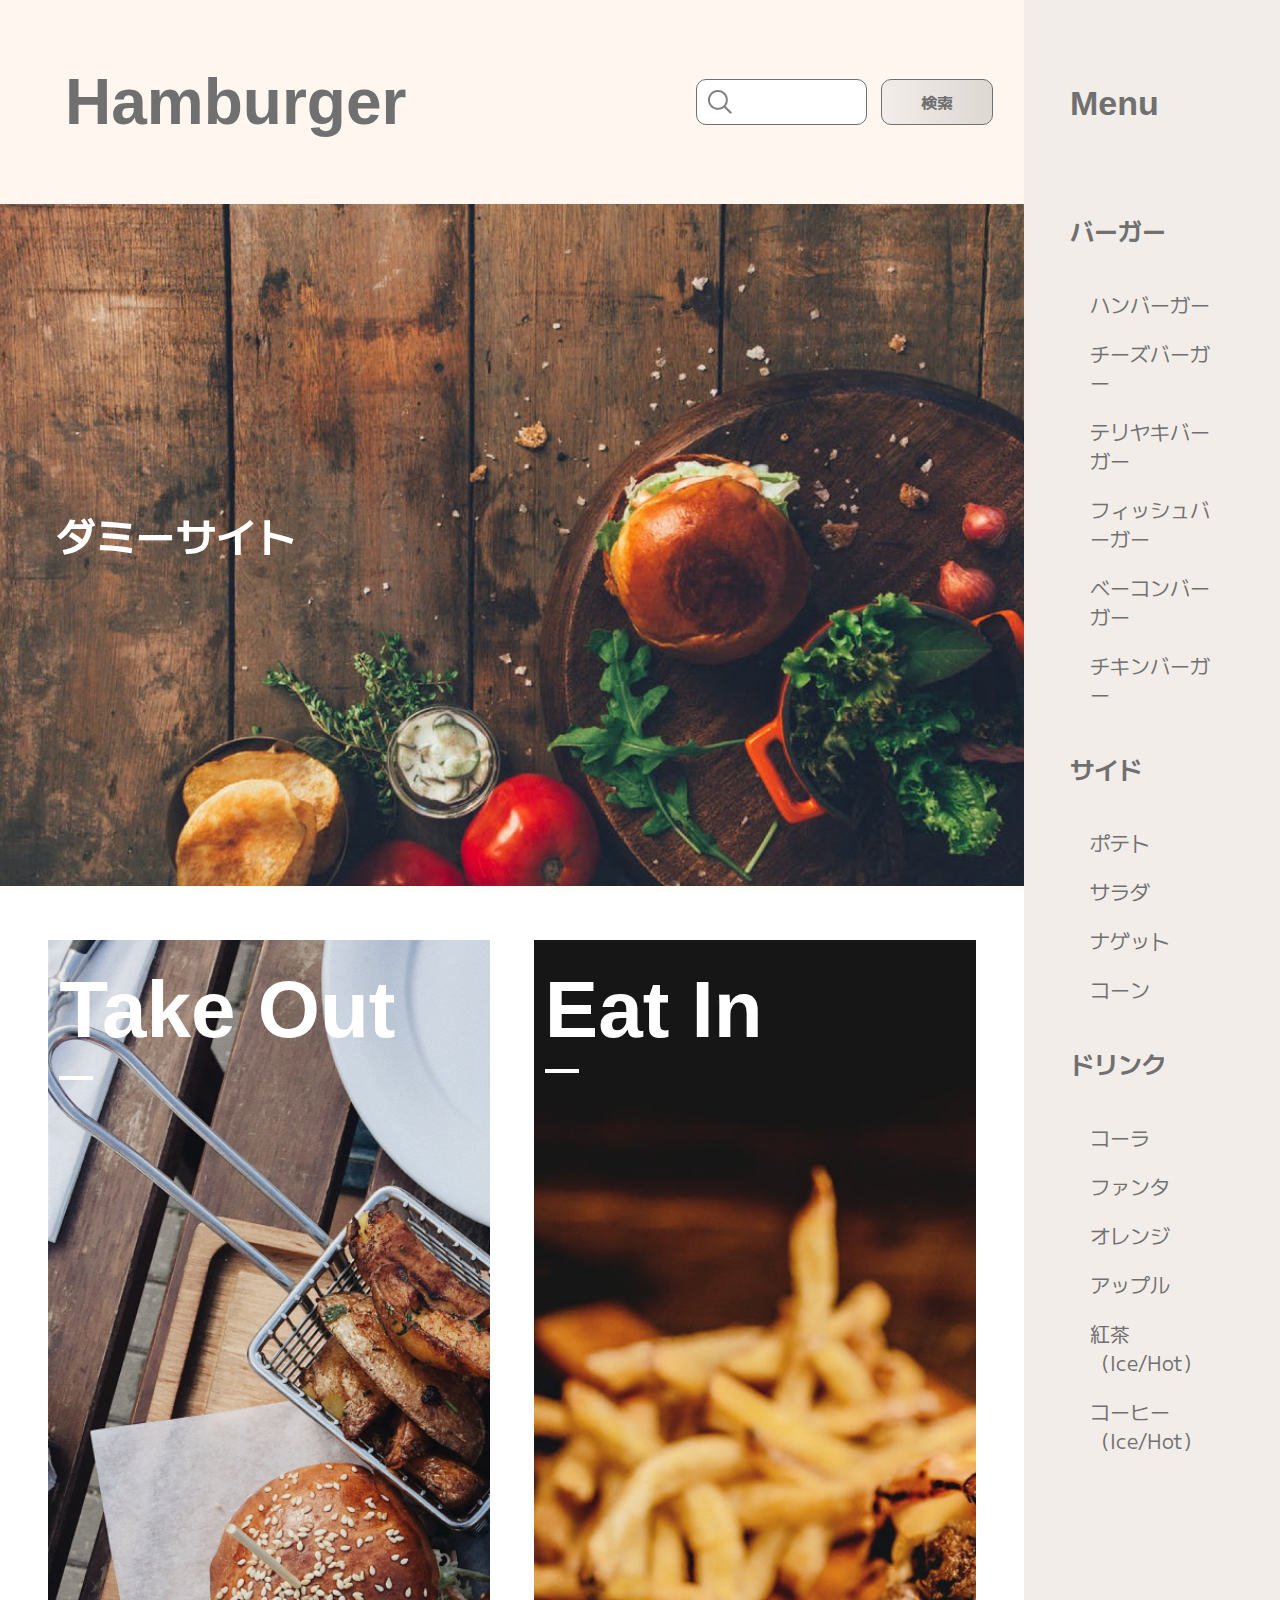
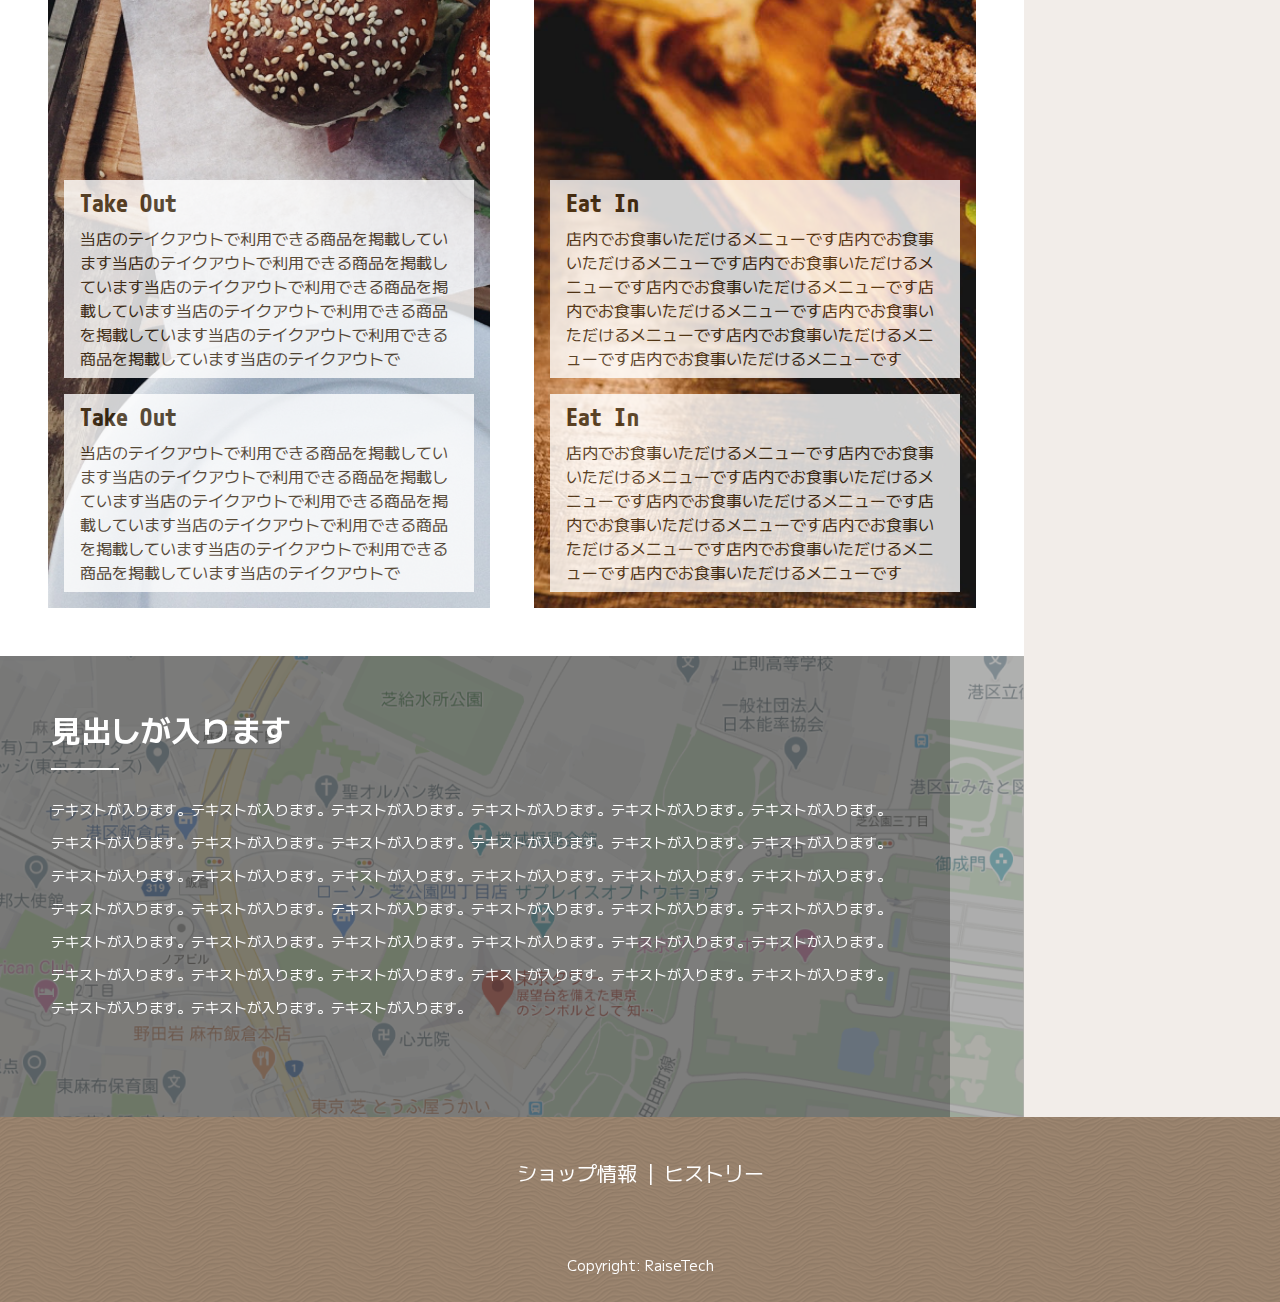
<file: index.html>
<!DOCTYPE html>
<html lang="ja">
<head>
    <meta charset="UTF-8">
    <meta http-equiv="X-UA-Compatible" content="IE=edge">
    <meta name="viewport" content="width=device-width, initial-scale=1.0">
    <link rel="stylesheet" href="./scss/foundation/_reset.scss">
    <link rel="stylesheet" href="./css/style.css">
    <link rel="preconnect" href="https://fonts.googleapis.com">
    <link rel="preconnect" href="https://fonts.gstatic.com" crossorigin>
    <link href="https://fonts.googleapis.com/css2?family=M+PLUS+1+Code:wght@700&family=M+PLUS+1:wght@400;700&family=Noto+Sans+JP:wght@500&family=Roboto:wght@700&display=swap" rel="stylesheet">

    <title>最終課題hamburgerサイト</title>
    
</head>

<body id="body">
    <main class="l-body">
        <div class=" l-body__overlay"></div>

    <div class="l-container">

    <header class="l-header">
    <button class="p-nav__title c-font__Robot c-fontweight__bold u-color__gray js-sidebar-menu">Menu</button>

    <h1 class="p-header-text__title c-font__Robot c-fontweight__bold u-color__gray">Hamburger</h1>

    <form method="post" class="p-search">
        <div class="p-search__box">
        <input type="search" name="search" class="p-search__input c-input--search c-font__Mplus1 c-fontweight__bold">
        </div>
        <button type="submit" class="p-search__button c-button--search c-font__Mplus1 c-fontweight__bold u-color__gray">検索</button>
    </form>

    
    </header>

    <article class="l-contents">
        <section class="p-firstview">

            <picture>
                <source media="(max-width: 375px)" srcset="./img/sp-front-page-top.png">
                <img src="./img/front-firstview.jpg" alt="ハンバーガーサイトのファーストビュー"> 
            </picture>
            <h2><p class="p-firstview__title c-font__Mplus1 c-fontweight__bold u-color__white">ダミーサイト</p></h2>
        </section>
        <div class="p-branch-menu">
            <ul>
                <li>
                    <section class="p-branch-menu__01">
                        <div class="p-branch-menu__title">
                            <h2 class="c-font__Robot c-fontweight__bold u-color__white">Take Out</h2>
                        </div>
                        <div class="p-branch-menu__detail">
                            <section class="p-branch-menu__whiteBox">
                                <dl>
                                    <dt class="c-font__Mplus1Code c-fontweight__bold u-color__black">Take Out</dt>
                                    <dd class="c-font__Mplus1 u-color__black">当店のテイクアウトで利用できる商品を掲載しています当店のテイクアウトで利用できる商品を掲載しています当店のテイクアウトで利用できる商品を掲載しています当店のテイクアウトで利用できる商品を掲載しています当店のテイクアウトで利用できる商品を掲載しています当店のテイクアウトで
                                    </dd>
                                </dl>
                                </section>
                            <section class="p-branch-menu__whiteBox">
                                <dl>
                                    <dt class="c-font__Mplus1Code c-fontweight__bold u-color__black">Take Out</dt>
                                    <dd class="c-font__Mplus1 u-color__black">当店のテイクアウトで利用できる商品を掲載しています当店のテイクアウトで利用できる商品を掲載しています当店のテイクアウトで利用できる商品を掲載しています当店のテイクアウトで利用できる商品を掲載しています当店のテイクアウトで利用できる商品を掲載しています当店のテイクアウトで
                                    </dd>
                                </dl>
                            </section>
                        </div>
                    </section>
                </li>
                <li>
                    <section class="p-branch-menu__02">
                        <h2 class="p-branch-menu__title c-font__Robot c-fontweight__bold u-color__white">Eat In</h2>
                        <div class="p-branch-menu__detail">
                            <section class="p-branch-menu__whiteBox">
                                <dl>
                                    <dt class="c-font__Mplus1Code c-fontweight__bold u-color__black">Eat In</dt>
                                    <dd class="c-font__Mplus1 u-color__black">店内でお食事いただけるメニューです店内でお食事いただけるメニューです店内でお食事いただけるメニューです店内でお食事いただけるメニューです店内でお食事いただけるメニューです店内でお食事いただけるメニューです店内でお食事いただけるメニューです店内でお食事いただけるメニューです</dd>
                                </dl>
                            </section>
                            <section class="p-branch-menu__whiteBox">
                                <dl>
                                    <dt class="c-font__Mplus1Code c-fontweight__bold u-color__black">Eat In</dt>
                                    <dd class="c-font__Mplus1 u-color__black">店内でお食事いただけるメニューです店内でお食事いただけるメニューです店内でお食事いただけるメニューです店内でお食事いただけるメニューです店内でお食事いただけるメニューです店内でお食事いただけるメニューです店内でお食事いただけるメニューです店内でお食事いただけるメニューです</dd>
                                </dl>
                            </section>
                        </div>
                    </section>
                </li>
            </ul>
        </div>

        <div class="p-access">
                    <section class="p-access__textBox u-color__white">
                        <h2 class="p-access__title c-font__Mplus1 c-fontweight__bold">見出しが入ります</h2>
                        <p class="p-access__text c-font__Mplus1">テキストが入ります。テキストが入ります。テキストが入ります。テキストが入ります。テキストが入ります。テキストが入ります。テキストが入ります。テキストが入ります。テキストが入ります。テキストが入ります。テキストが入ります。テキストが入ります。テキストが入ります。テキストが入ります。テキストが入ります。テキストが入ります。テキストが入ります。テキストが入ります。テキストが入ります。テキストが入ります。テキストが入ります。テキストが入ります。テキストが入ります。テキストが入ります。テキストが入ります。テキストが入ります。テキストが入ります。テキストが入ります。テキストが入ります。テキストが入ります。テキストが入ります。テキストが入ります。テキストが入ります。テキストが入ります。テキストが入ります。テキストが入ります。テキストが入ります。テキストが入ります。テキストが入ります。
                        </p>
                    </section>
                </div>
    </article>

    </div>

    <aside class="l-sidebar">
        <nav>
        <button class="p-nav__close c-icon__close u-color__gray js-icon__close"></button>
        <section class="p-sidebar-menu u-color__gray">
            <h2><p class="p-sidebar-menu__title c-font__Robot c-fontweight__bold u-color__gray">Menu</p></h2>
            <ul>
            <li><h3 class="p-sidebar-menu__subtitle c-font__Mplus1 c-fontweight__bold u-color__gray">バーガー</h3>
                <ul class="p-sidebar-menu__list c-font__Mplus1 u-color__gray">
                    <li><a href="">ハンバーガー</a></li>
                    <li><a href="">チーズバーガー</a></li>
                    <li><a href="">テリヤキバーガー</a></li>
                    <li><a href="">フィッシュバーガー</a></li>
                    <li><a href="">ベーコンバーガー</a></li>
                    <li><a href="">チキンバーガー</a></li>
                </ul>
            </li>
            <li><h3 class="p-sidebar-menu__subtitle c-font__Mplus1 c-fontweight__bold">サイド</h3>
                <ul class="p-sidebar-menu__list c-font__Mplus1">
                    <li><a href="">ポテト</a></li>
                    <li><a href="">サラダ</a></li>
                    <li><a href="">ナゲット</a></li>
                    <li><a href="">コーン</a></li>
                </ul>
            </li>
            <li><h3 class="p-sidebar-menu__subtitle c-font__Mplus1 c-fontweight__bold">ドリンク</h3>
                <ul class="p-sidebar-menu__list c-font__Mplus1">
                    <li><a href="">コーラ</a></li>
                    <li><a href="">ファンタ</a></li>
                    <li><a href="">オレンジ</a></li>
                    <li><a href="">アップル</a></li>
                    <li><a href="">紅茶（Ice/Hot）</a></li>
                    <li><a href="">コーヒー（Ice/Hot）</a></li>
                </ul>
            </li>
            </ul>
        </section>
        </nav>
    </aside>
</main>

    <footer class="l-footer u-color__white">
        <ul class="p-footer-text c-font__Mplus1">
            <li>ショップ情報</li>
            <li>|</li>
            <li>ヒストリー</li>
        </ul>
        <small class="p-footer-copyright c-font__Mplus1">Copyright: RaiseTech</small>
    </footer>

    <script src="https://ajax.googleapis.com/ajax/libs/jquery/3.7.0/jquery.min.js"></script>
    <script src="js/main.js"></script>
    
</body>
</html>
</file>
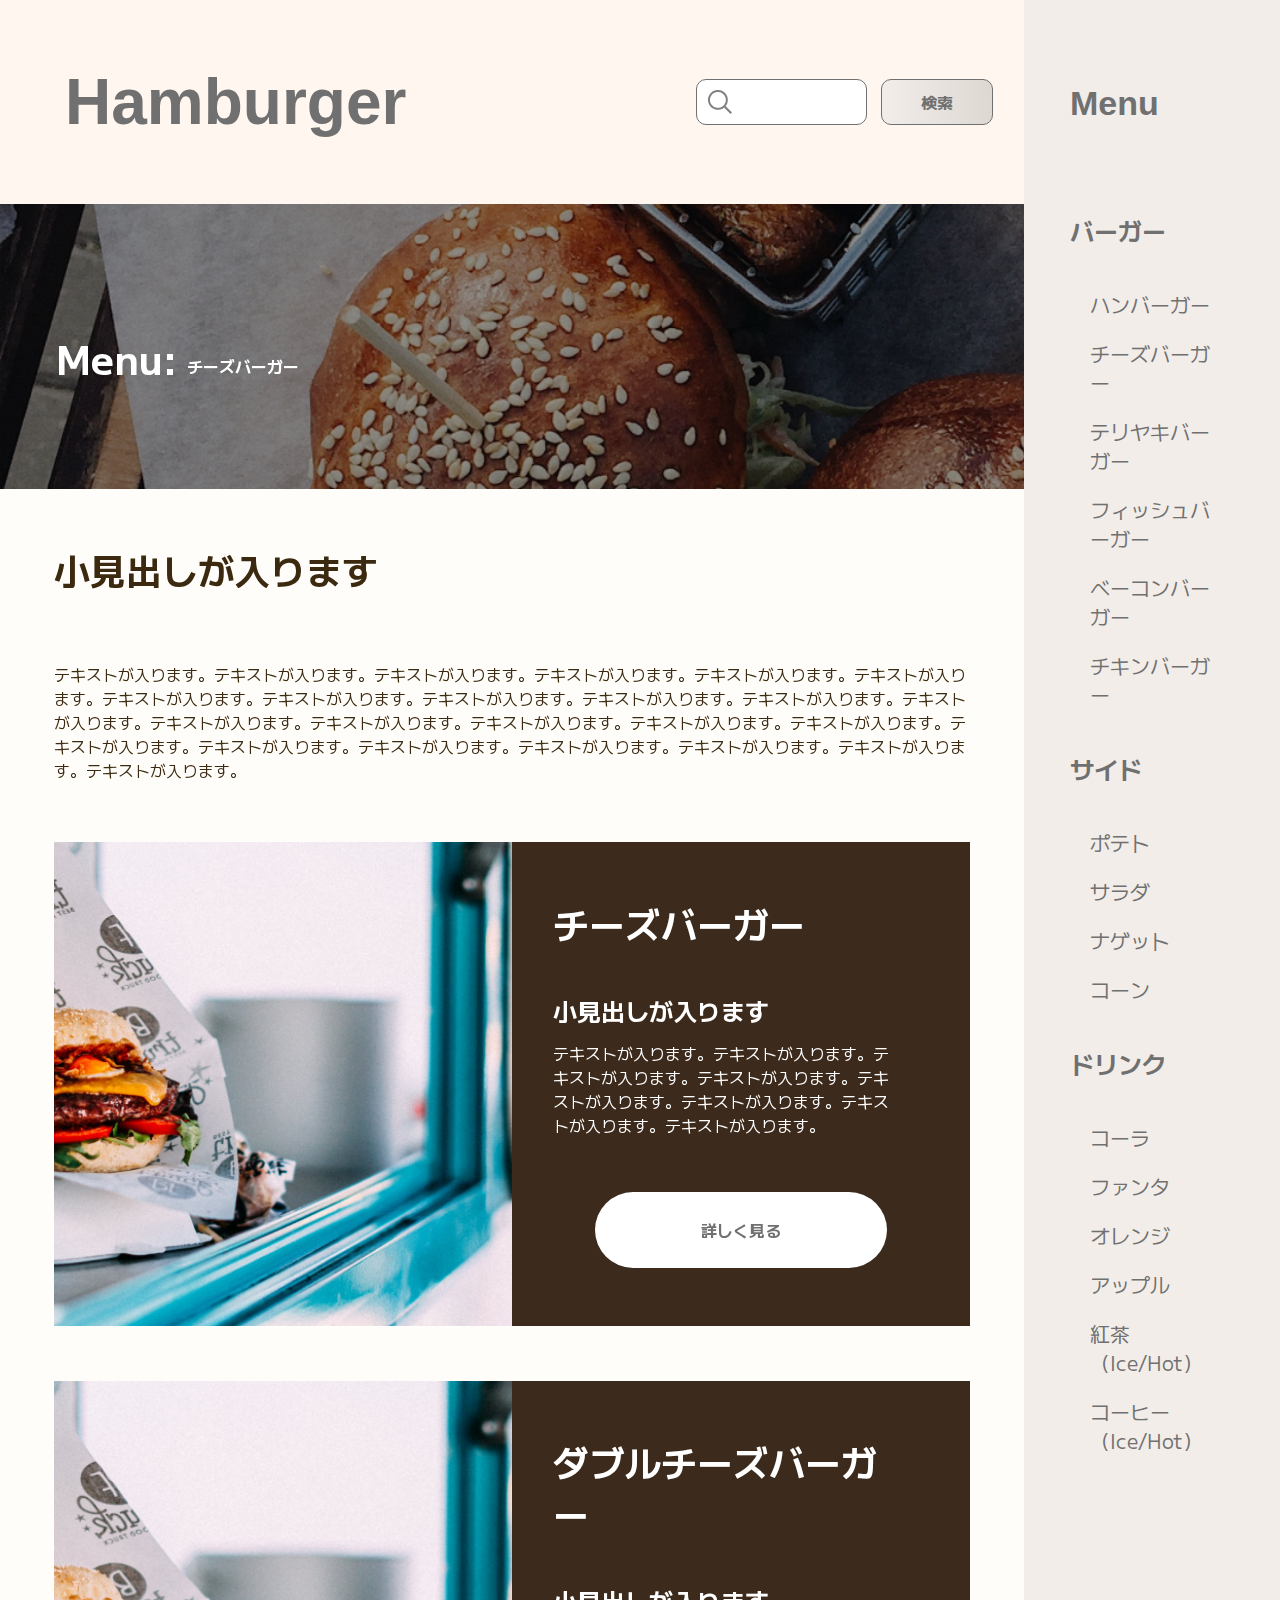
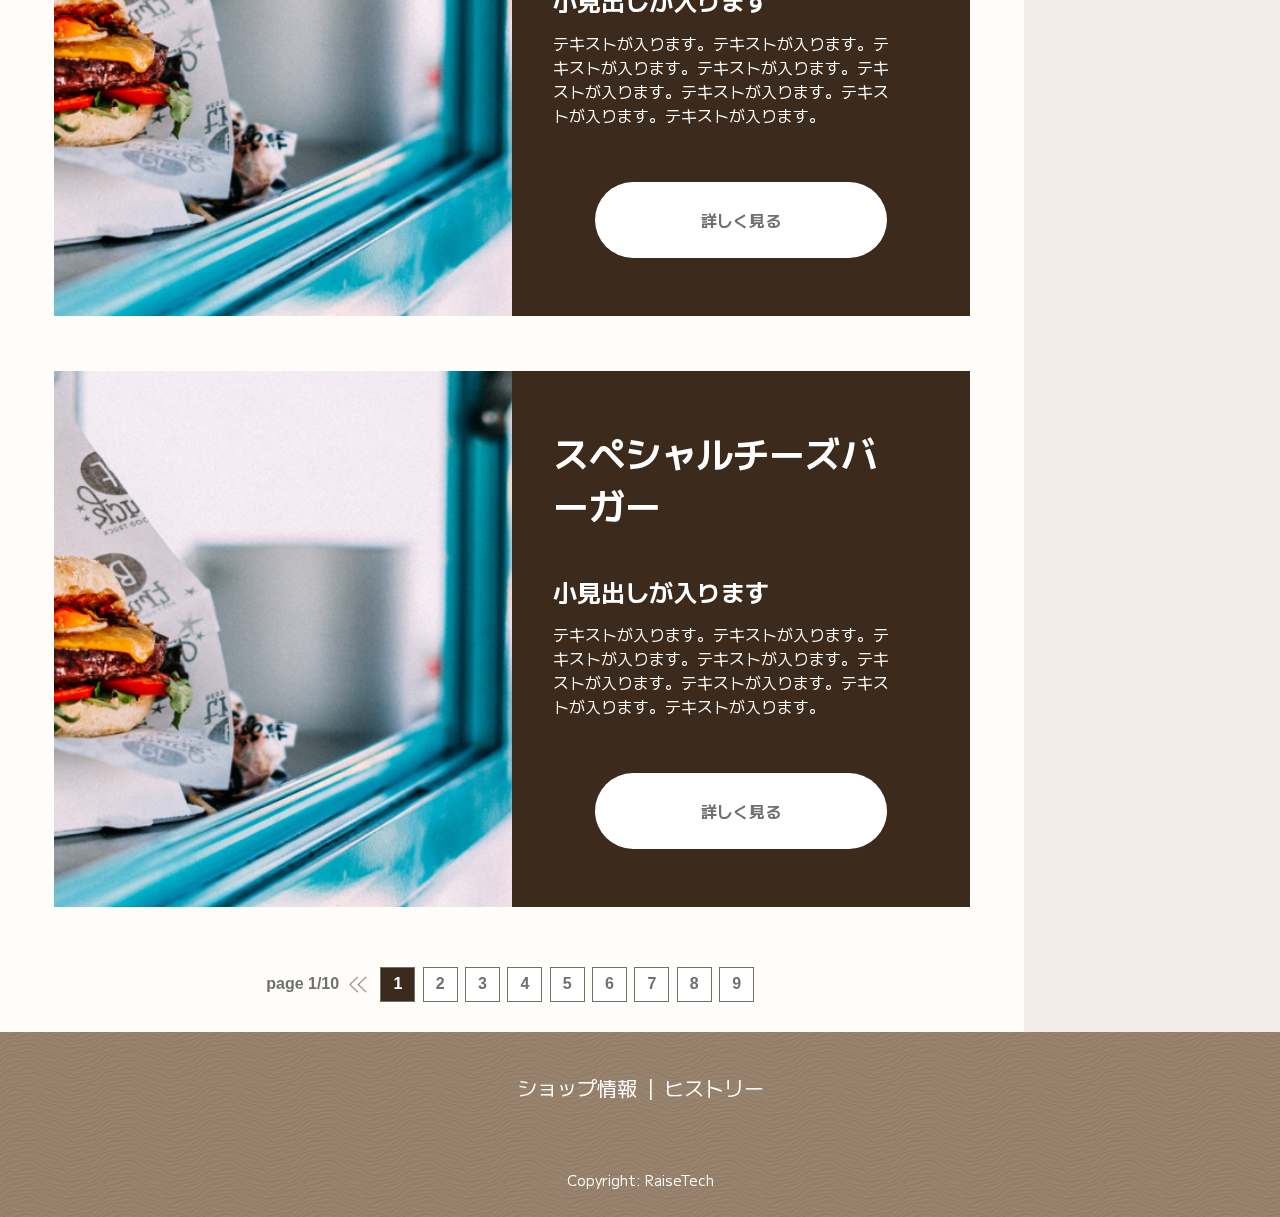
<file: archive.html>
<!DOCTYPE html>
<html lang="ja">
<head>
    <meta charset="UTF-8">
    <meta http-equiv="X-UA-Compatible" content="IE=edge">
    <meta name="viewport" content="width=device-width, initial-scale=1.0">
    <link rel="stylesheet" href="./scss/foundation/_reset.scss">
    <link rel="stylesheet" href="./css/style.css">
    <link rel="preconnect" href="https://fonts.googleapis.com">
    <link rel="preconnect" href="https://fonts.gstatic.com" crossorigin>
    <link href="https://fonts.googleapis.com/css2?family=M+PLUS+1+Code:wght@700&family=M+PLUS+1:wght@400;700&family=Noto+Sans+JP:wght@500&family=Roboto:wght@700&display=swap" rel="stylesheet">

    <title>最終課題hamburgerサイト-archive</title>
    
</head>

<body id="body">
    <main class="l-body">
        <div class=" l-body__overlay"></div>

    <div class="l-container">

    <header class="l-header">
    <button class="p-nav__title c-font__Robot c-fontweight__bold u-color__gray js-sidebar-menu">Menu</button>

    <h1 class="p-header-text__title c-font__Robot c-fontweight__bold u-color__gray">Hamburger</h1>

    <form method="post" class="p-search">
        <div class="p-search__box">
        <input type="search" name="search" class="p-search__input c-input--search c-font__Mplus1 c-fontweight__bold">
        </div>
        <button type="submit" class="p-search__button c-button--search c-font__Mplus1 c-fontweight__bold u-color__gray">検索</button>
    </form>

    
    </header>

    <article class="l-contents">
        <section class="p-firstview__archive">
            <div class="p-firstview__title c-display__flex c-display__block">
            <h2 class="c-font__Mplus1 c-fontweight__bold u-color__white">Menu:</h2>
            <h3 class="c-font__Mplus1 c-fontweight__bold u-color__white">チーズバーガー</h3>
            </div>
        </section>

        <section class="p-archive">
            <h2 class="p-archive__title c-font__Mplus1 c-fontweight__bold u-color__black c-margin--h2">小見出しが入ります</h2>
            <p class="c-font__Mplus1 u-color__black c-margin--p">テキストが入ります。テキストが入ります。テキストが入ります。テキストが入ります。テキストが入ります。テキストが入ります。テキストが入ります。テキストが入ります。テキストが入ります。テキストが入ります。テキストが入ります。テキストが入ります。テキストが入ります。テキストが入ります。テキストが入ります。テキストが入ります。テキストが入ります。テキストが入ります。テキストが入ります。テキストが入ります。テキストが入ります。テキストが入ります。テキストが入ります。テキストが入ります。</p>
        </section>

        <section class="p-card c-display__block">
            <div class="p-card__wrapper">
                    <img src="./img/menu-hamburger.png" alt="アーカイブのメニュー画像">
                    <section class="p-card__textarea">
                        <div class="p-card__textbox">
                            <h2 class="u-color__white c-fontweight__bold">チーズバーガー</h2>
                            <h3 class="u-color__white c-fontweight__bold">小見出しが入ります</h3>
                            <p class="u-color__white">テキストが入ります。テキストが入ります。テキストが入ります。テキストが入ります。テキストが入ります。テキストが入ります。テキストが入ります。テキストが入ります。</p>
                        </div>
                        <button type="button" class="p-archive__button c-button--detail c-font__Mplus1 c-fontweight__bold u-color__gray">詳しく見る</button>
                    </section>
            </div>
            <div class="p-card__wrapper">
                <img src="./img/menu-hamburger.png" alt="アーカイブのメニュー画像">
                <section class="p-card__textarea">
                    <div class="p-card__textbox">
                        <h2 class="u-color__white c-fontweight__bold">ダブルチーズバーガー</h2>
                        <h3 class="u-color__white c-fontweight__bold">小見出しが入ります</h3>
                        <p class="u-color__white">テキストが入ります。テキストが入ります。テキストが入ります。テキストが入ります。テキストが入ります。テキストが入ります。テキストが入ります。テキストが入ります。</p>
                    </div>
                    <button type="button" class="p-archive__button c-button--detail c-font__Mplus1 c-fontweight__bold u-color__gray">詳しく見る</button>
                </section>
            </div>
            <div class="p-card__wrapper">
                <img src="./img/menu-hamburger.png" alt="アーカイブのメニュー画像">
                <section class="p-card__textarea">
                    <div class="p-card__textbox">
                        <h2 class="u-color__white c-fontweight__bold">スペシャルチーズバーガー</h2>
                        <h3 class="u-color__white c-fontweight__bold">小見出しが入ります</h3>
                        <p class="u-color__white">テキストが入ります。テキストが入ります。テキストが入ります。テキストが入ります。テキストが入ります。テキストが入ります。テキストが入ります。テキストが入ります。</p>
                    </div>
                    <button type="button" class="p-archive__button c-button--detail c-font__Mplus1 c-fontweight__bold u-color__gray">詳しく見る</button>
                </section>
            </div>
        </section>

        <div class="p-pagination c-display__flex">
            <ul class="p-pagination__wrapper c-display__flex-center">
                <li class="p-pagination__number"><p class="u-color__gray c-font__Robot c-fontweight__bold">page 1/10</p></li>
                <li class="p-pagination__prev"><a href="" class="c-display__flex-center u-color__gray"><div class="c-icon__prev"></div><p class="p-pagination__list">前へ</p></a></li>
                <li class="p-pagination__box c-box__pagination"><a href="" class="u-color__white c-font__Robot c-fontweight__bold">1</a></li>
                <li class="p-pagination__box c-box__pagination"><a href="" class="u-color__gray c-font__Robot c-fontweight__bold">2</a></li>
                <li class="p-pagination__box c-box__pagination"><a href="" class="u-color__gray c-font__Robot c-fontweight__bold">3</a></li>
                <li class="p-pagination__box c-box__pagination"><a href="" class="u-color__gray c-font__Robot c-fontweight__bold">4</a></li>
                <li class="p-pagination__box c-box__pagination"><a href="" class="u-color__gray c-font__Robot c-fontweight__bold">5</a></li>
                <li class="p-pagination__box c-box__pagination"><a href="" class="u-color__gray c-font__Robot c-fontweight__bold">6</a></li>
                <li class="p-pagination__box c-box__pagination"><a href="" class="u-color__gray c-font__Robot c-fontweight__bold">7</a></li>
                <li class="p-pagination__box c-box__pagination"><a href="" class="u-color__gray c-font__Robot c-fontweight__bold">8</a></li>
                <li class="p-pagination__box c-box__pagination"><a href="" class="u-color__gray c-font__Robot c-fontweight__bold">9</a></li>
                <li class="p-pagination__next"><a href="" class="c-display__flex-center u-color__gray"><p class="p-pagination__list">次へ</p><div class="c-icon__next"></div></a></li>
            </ul>
        </div>

    </article>

    </div>

    <aside class="l-sidebar">
        <nav>
        <button class="p-nav__close c-icon__close u-color__gray js-icon__close"></button>
        <section class="p-sidebar-menu u-color__gray">
            <h2><p class="p-sidebar-menu__title c-font__Robot c-fontweight__bold u-color__gray">Menu</p></h2>
            <ul>
            <li><h3 class="p-sidebar-menu__subtitle c-font__Mplus1 c-fontweight__bold u-color__gray">バーガー</h3>
                <ul class="p-sidebar-menu__list c-font__Mplus1 u-color__gray">
                    <li><a href="">ハンバーガー</a></li>
                    <li><a href="">チーズバーガー</a></li>
                    <li><a href="">テリヤキバーガー</a></li>
                    <li><a href="">フィッシュバーガー</a></li>
                    <li><a href="">ベーコンバーガー</a></li>
                    <li><a href="">チキンバーガー</a></li>
                </ul>
            </li>
            <li><h3 class="p-sidebar-menu__subtitle c-font__Mplus1 c-fontweight__bold">サイド</h3>
                <ul class="p-sidebar-menu__list c-font__Mplus1">
                    <li><a href="">ポテト</a></li>
                    <li><a href="">サラダ</a></li>
                    <li><a href="">ナゲット</a></li>
                    <li><a href="">コーン</a></li>
                </ul>
            </li>
            <li><h3 class="p-sidebar-menu__subtitle c-font__Mplus1 c-fontweight__bold">ドリンク</h3>
                <ul class="p-sidebar-menu__list c-font__Mplus1">
                    <li><a href="">コーラ</a></li>
                    <li><a href="">ファンタ</a></li>
                    <li><a href="">オレンジ</a></li>
                    <li><a href="">アップル</a></li>
                    <li><a href="">紅茶（Ice/Hot）</a></li>
                    <li><a href="">コーヒー（Ice/Hot）</a></li>
                </ul>
            </li>
            </ul>
        </section>
        </nav>
    </aside>
</main>

    <footer class="l-footer u-color__white">
        <ul class="p-footer-text c-font__Mplus1">
            <li>ショップ情報</li>
            <li>|</li>
            <li>ヒストリー</li>
        </ul>
        <small class="p-footer-copyright c-font__Mplus1">Copyright: RaiseTech</small>
    </footer>

    <script src="https://ajax.googleapis.com/ajax/libs/jquery/3.7.0/jquery.min.js"></script>
    <script src="js/main.js"></script>
</body>
</html>
</file>
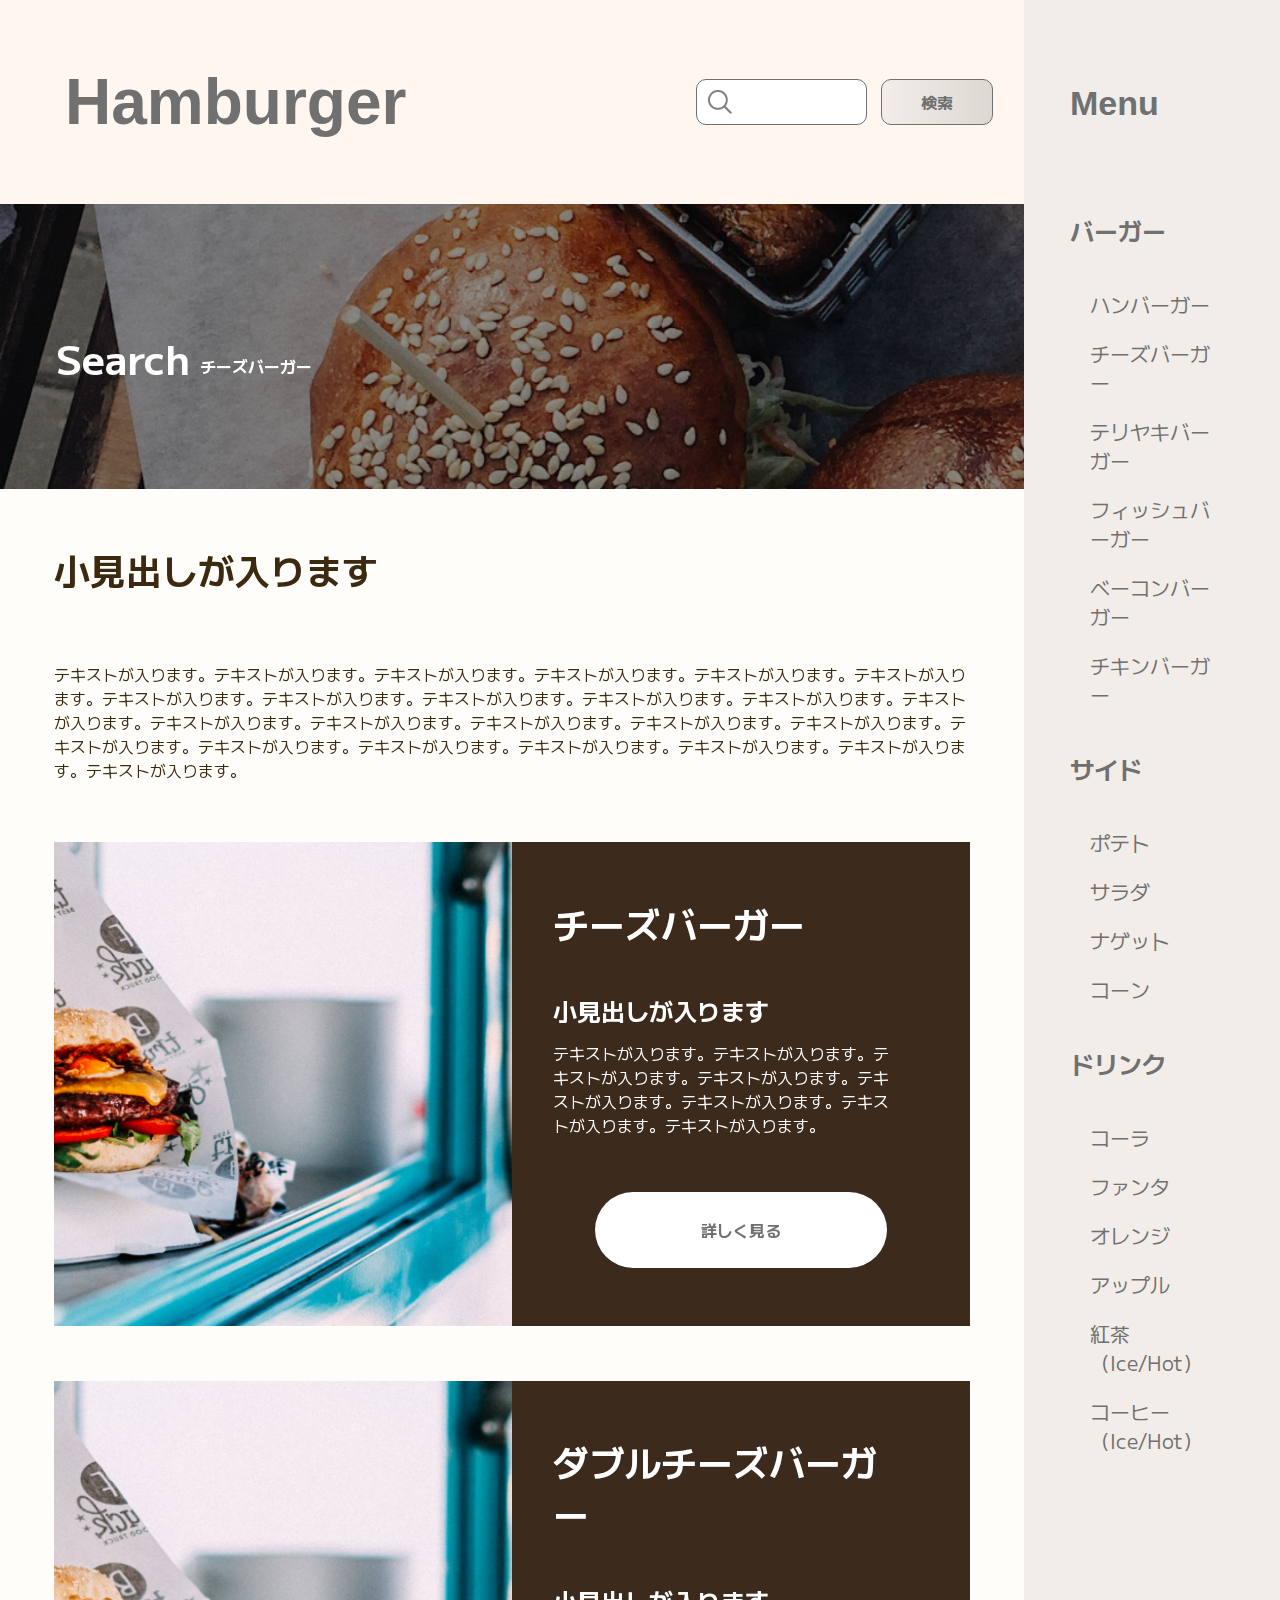
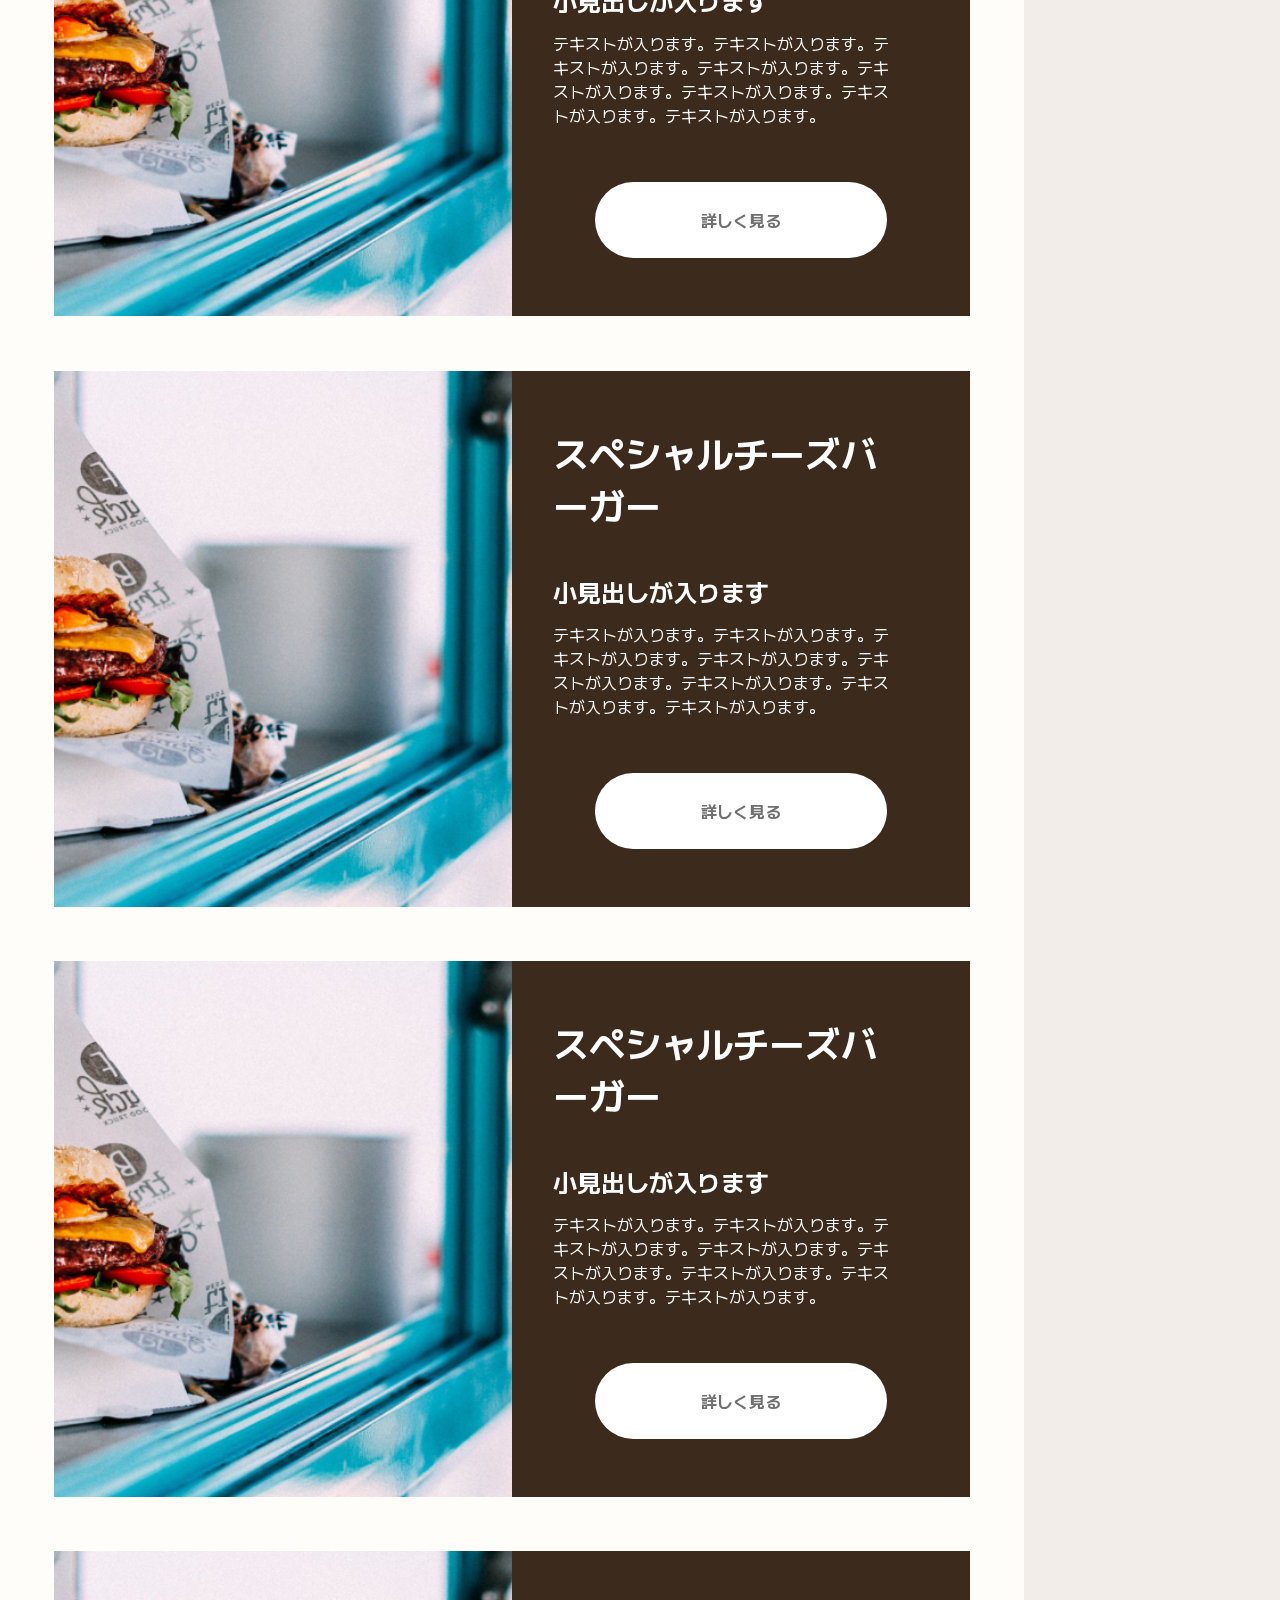
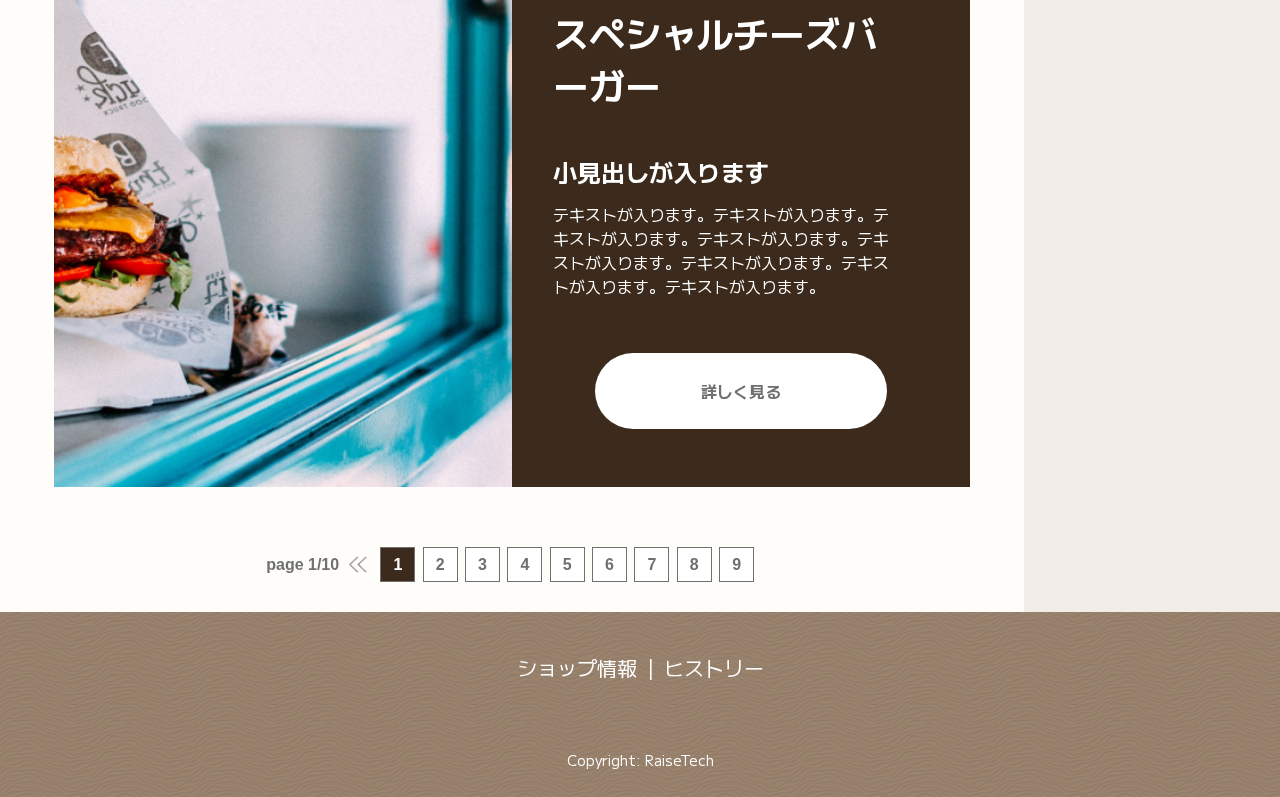
<file: archive_search.html>
<!DOCTYPE html>
<html lang="ja">
<head>
    <meta charset="UTF-8">
    <meta http-equiv="X-UA-Compatible" content="IE=edge">
    <meta name="viewport" content="width=device-width, initial-scale=1.0">
    <link rel="stylesheet" href="./scss/foundation/_reset.scss">
    <link rel="stylesheet" href="./css/style.css">
    <link rel="preconnect" href="https://fonts.googleapis.com">
    <link rel="preconnect" href="https://fonts.gstatic.com" crossorigin>
    <link href="https://fonts.googleapis.com/css2?family=M+PLUS+1+Code:wght@700&family=M+PLUS+1:wght@400;700&family=Noto+Sans+JP:wght@500&family=Roboto:wght@700&display=swap" rel="stylesheet">

    <title>最終課題hamburgerサイト-archive</title>
    
</head>

<body id="body">
    <main class="l-body">
        <div class=" l-body__overlay"></div>

    <div class="l-container">

    <header class="l-header">
    <button class="p-nav__title c-font__Robot c-fontweight__bold u-color__gray js-sidebar-menu">Menu</button>

    <h1 class="p-header-text__title c-font__Robot c-fontweight__bold u-color__gray">Hamburger</h1>

    <form method="post" class="p-search">
        <div class="p-search__box">
        <input type="search" name="search" class="p-search__input c-input--search c-font__Mplus1 c-fontweight__bold">
        </div>
        <button type="submit" class="p-search__button c-button--search c-font__Mplus1 c-fontweight__bold u-color__gray">検索</button>
    </form>

    
    </header>

    <article class="l-contents">
        <section class="p-firstview__archive">
            <div class="p-firstview__title c-display__flex c-display__block">
            <h2 class="c-font__Mplus1 c-fontweight__bold u-color__white">Search</h2>
            <h3 class="c-font__Mplus1 c-fontweight__bold u-color__white">チーズバーガー</h3>
            </div>
        </section>

        <section class="p-archive">
            <h2 class="p-archive__title c-font__Mplus1 c-fontweight__bold u-color__black c-margin--h2">小見出しが入ります</h2>
            <p class="c-font__Mplus1 u-color__black c-margin--p">テキストが入ります。テキストが入ります。テキストが入ります。テキストが入ります。テキストが入ります。テキストが入ります。テキストが入ります。テキストが入ります。テキストが入ります。テキストが入ります。テキストが入ります。テキストが入ります。テキストが入ります。テキストが入ります。テキストが入ります。テキストが入ります。テキストが入ります。テキストが入ります。テキストが入ります。テキストが入ります。テキストが入ります。テキストが入ります。テキストが入ります。テキストが入ります。</p>
        </section>

        <section class="p-card c-display__block">
            <div class="p-card__wrapper">
                    <img src="./img/menu-hamburger.png" alt="アーカイブのメニュー画像">
                    <section class="p-card__textarea">
                        <div class="p-card__textbox">
                            <h2 class="u-color__white c-fontweight__bold">チーズバーガー</h2>
                            <h3 class="u-color__white c-fontweight__bold">小見出しが入ります</h3>
                            <p class="u-color__white">テキストが入ります。テキストが入ります。テキストが入ります。テキストが入ります。テキストが入ります。テキストが入ります。テキストが入ります。テキストが入ります。</p>
                        </div>
                        <button type="button" class="p-archive__button c-button--detail c-font__Mplus1 c-fontweight__bold u-color__gray">詳しく見る</button>
                    </section>
            </div>
            <div class="p-card__wrapper">
                <img src="./img/menu-hamburger.png" alt="アーカイブのメニュー画像">
                <section class="p-card__textarea">
                    <div class="p-card__textbox">
                        <h2 class="u-color__white c-fontweight__bold">ダブルチーズバーガー</h2>
                        <h3 class="u-color__white c-fontweight__bold">小見出しが入ります</h3>
                        <p class="u-color__white">テキストが入ります。テキストが入ります。テキストが入ります。テキストが入ります。テキストが入ります。テキストが入ります。テキストが入ります。テキストが入ります。</p>
                    </div>
                    <button type="button" class="p-archive__button c-button--detail c-font__Mplus1 c-fontweight__bold u-color__gray">詳しく見る</button>
                </section>
            </div>
            <div class="p-card__wrapper">
                <img src="./img/menu-hamburger.png" alt="アーカイブのメニュー画像">
                <section class="p-card__textarea">
                    <div class="p-card__textbox">
                        <h2 class="u-color__white c-fontweight__bold">スペシャルチーズバーガー</h2>
                        <h3 class="u-color__white c-fontweight__bold">小見出しが入ります</h3>
                        <p class="u-color__white">テキストが入ります。テキストが入ります。テキストが入ります。テキストが入ります。テキストが入ります。テキストが入ります。テキストが入ります。テキストが入ります。</p>
                    </div>
                    <button type="button" class="p-archive__button c-button--detail c-font__Mplus1 c-fontweight__bold u-color__gray">詳しく見る</button>
                </section>
            </div>
            <div class="p-card__wrapper">
                <img src="./img/menu-hamburger.png" alt="アーカイブのメニュー画像">
                <section class="p-card__textarea">
                    <div class="p-card__textbox">
                        <h2 class="u-color__white c-fontweight__bold">スペシャルチーズバーガー</h2>
                        <h3 class="u-color__white c-fontweight__bold">小見出しが入ります</h3>
                        <p class="u-color__white">テキストが入ります。テキストが入ります。テキストが入ります。テキストが入ります。テキストが入ります。テキストが入ります。テキストが入ります。テキストが入ります。</p>
                    </div>
                    <button type="button" class="p-archive__button c-button--detail c-font__Mplus1 c-fontweight__bold u-color__gray">詳しく見る</button>
                </section>
            </div>
            <div class="p-card__wrapper">
                <img src="./img/menu-hamburger.png" alt="アーカイブのメニュー画像">
                <section class="p-card__textarea">
                    <div class="p-card__textbox">
                        <h2 class="u-color__white c-fontweight__bold">スペシャルチーズバーガー</h2>
                        <h3 class="u-color__white c-fontweight__bold">小見出しが入ります</h3>
                        <p class="u-color__white">テキストが入ります。テキストが入ります。テキストが入ります。テキストが入ります。テキストが入ります。テキストが入ります。テキストが入ります。テキストが入ります。</p>
                    </div>
                    <button type="button" class="p-archive__button c-button--detail c-font__Mplus1 c-fontweight__bold u-color__gray">詳しく見る</button>
                </section>
            </div>
        </section>

        <div class="p-pagination c-display__flex">
            <ul class="p-pagination__wrapper c-display__flex-center">
                <li class="p-pagination__number"><p class="u-color__gray c-font__Robot c-fontweight__bold">page 1/10</p></li>
                <li class="p-pagination__prev"><a href="" class="c-display__flex-center u-color__gray"><div class="c-icon__prev"></div><p class="p-pagination__list">前へ</p></a></li>
                <li class="p-pagination__box c-box__pagination"><a href="" class="u-color__white c-font__Robot c-fontweight__bold">1</a></li>
                <li class="p-pagination__box c-box__pagination"><a href="" class="u-color__gray c-font__Robot c-fontweight__bold">2</a></li>
                <li class="p-pagination__box c-box__pagination"><a href="" class="u-color__gray c-font__Robot c-fontweight__bold">3</a></li>
                <li class="p-pagination__box c-box__pagination"><a href="" class="u-color__gray c-font__Robot c-fontweight__bold">4</a></li>
                <li class="p-pagination__box c-box__pagination"><a href="" class="u-color__gray c-font__Robot c-fontweight__bold">5</a></li>
                <li class="p-pagination__box c-box__pagination"><a href="" class="u-color__gray c-font__Robot c-fontweight__bold">6</a></li>
                <li class="p-pagination__box c-box__pagination"><a href="" class="u-color__gray c-font__Robot c-fontweight__bold">7</a></li>
                <li class="p-pagination__box c-box__pagination"><a href="" class="u-color__gray c-font__Robot c-fontweight__bold">8</a></li>
                <li class="p-pagination__box c-box__pagination"><a href="" class="u-color__gray c-font__Robot c-fontweight__bold">9</a></li>
                <li class="p-pagination__next"><a href=""  class="c-display__flex-center u-color__gray"><p class="p-pagination__list">次へ</p><div class="c-icon__next"></div></a></li>
            </ul>
        </div>

    </article>

    </div>

    <aside class="l-sidebar">
        <nav>
        <button class="p-nav__close c-icon__close u-color__gray js-icon__close"></button>
        <section class="p-sidebar-menu u-color__gray">
            <h2><p class="p-sidebar-menu__title c-font__Robot c-fontweight__bold u-color__gray">Menu</p></h2>
            <ul>
            <li><h3 class="p-sidebar-menu__subtitle c-font__Mplus1 c-fontweight__bold u-color__gray">バーガー</h3>
                <ul class="p-sidebar-menu__list c-font__Mplus1 u-color__gray">
                    <li><a href="">ハンバーガー</a></li>
                    <li><a href="">チーズバーガー</a></li>
                    <li><a href="">テリヤキバーガー</a></li>
                    <li><a href="">フィッシュバーガー</a></li>
                    <li><a href="">ベーコンバーガー</a></li>
                    <li><a href="">チキンバーガー</a></li>
                </ul>
            </li>
            <li><h3 class="p-sidebar-menu__subtitle c-font__Mplus1 c-fontweight__bold">サイド</h3>
                <ul class="p-sidebar-menu__list c-font__Mplus1">
                    <li><a href="">ポテト</a></li>
                    <li><a href="">サラダ</a></li>
                    <li><a href="">ナゲット</a></li>
                    <li><a href="">コーン</a></li>
                </ul>
            </li>
            <li><h3 class="p-sidebar-menu__subtitle c-font__Mplus1 c-fontweight__bold">ドリンク</h3>
                <ul class="p-sidebar-menu__list c-font__Mplus1">
                    <li><a href="">コーラ</a></li>
                    <li><a href="">ファンタ</a></li>
                    <li><a href="">オレンジ</a></li>
                    <li><a href="">アップル</a></li>
                    <li><a href="">紅茶（Ice/Hot）</a></li>
                    <li><a href="">コーヒー（Ice/Hot）</a></li>
                </ul>
            </li>
            </ul>
        </section>
        </nav>
    </aside>
</main>

    <footer class="l-footer u-color__white">
        <ul class="p-footer-text c-font__Mplus1">
            <li>ショップ情報</li>
            <li>|</li>
            <li>ヒストリー</li>
        </ul>
        <small class="p-footer-copyright c-font__Mplus1">Copyright: RaiseTech</small>
    </footer>

    <script src="https://ajax.googleapis.com/ajax/libs/jquery/3.7.0/jquery.min.js"></script>
    <script src="js/main.js"></script>
</body>
</html>
</file>
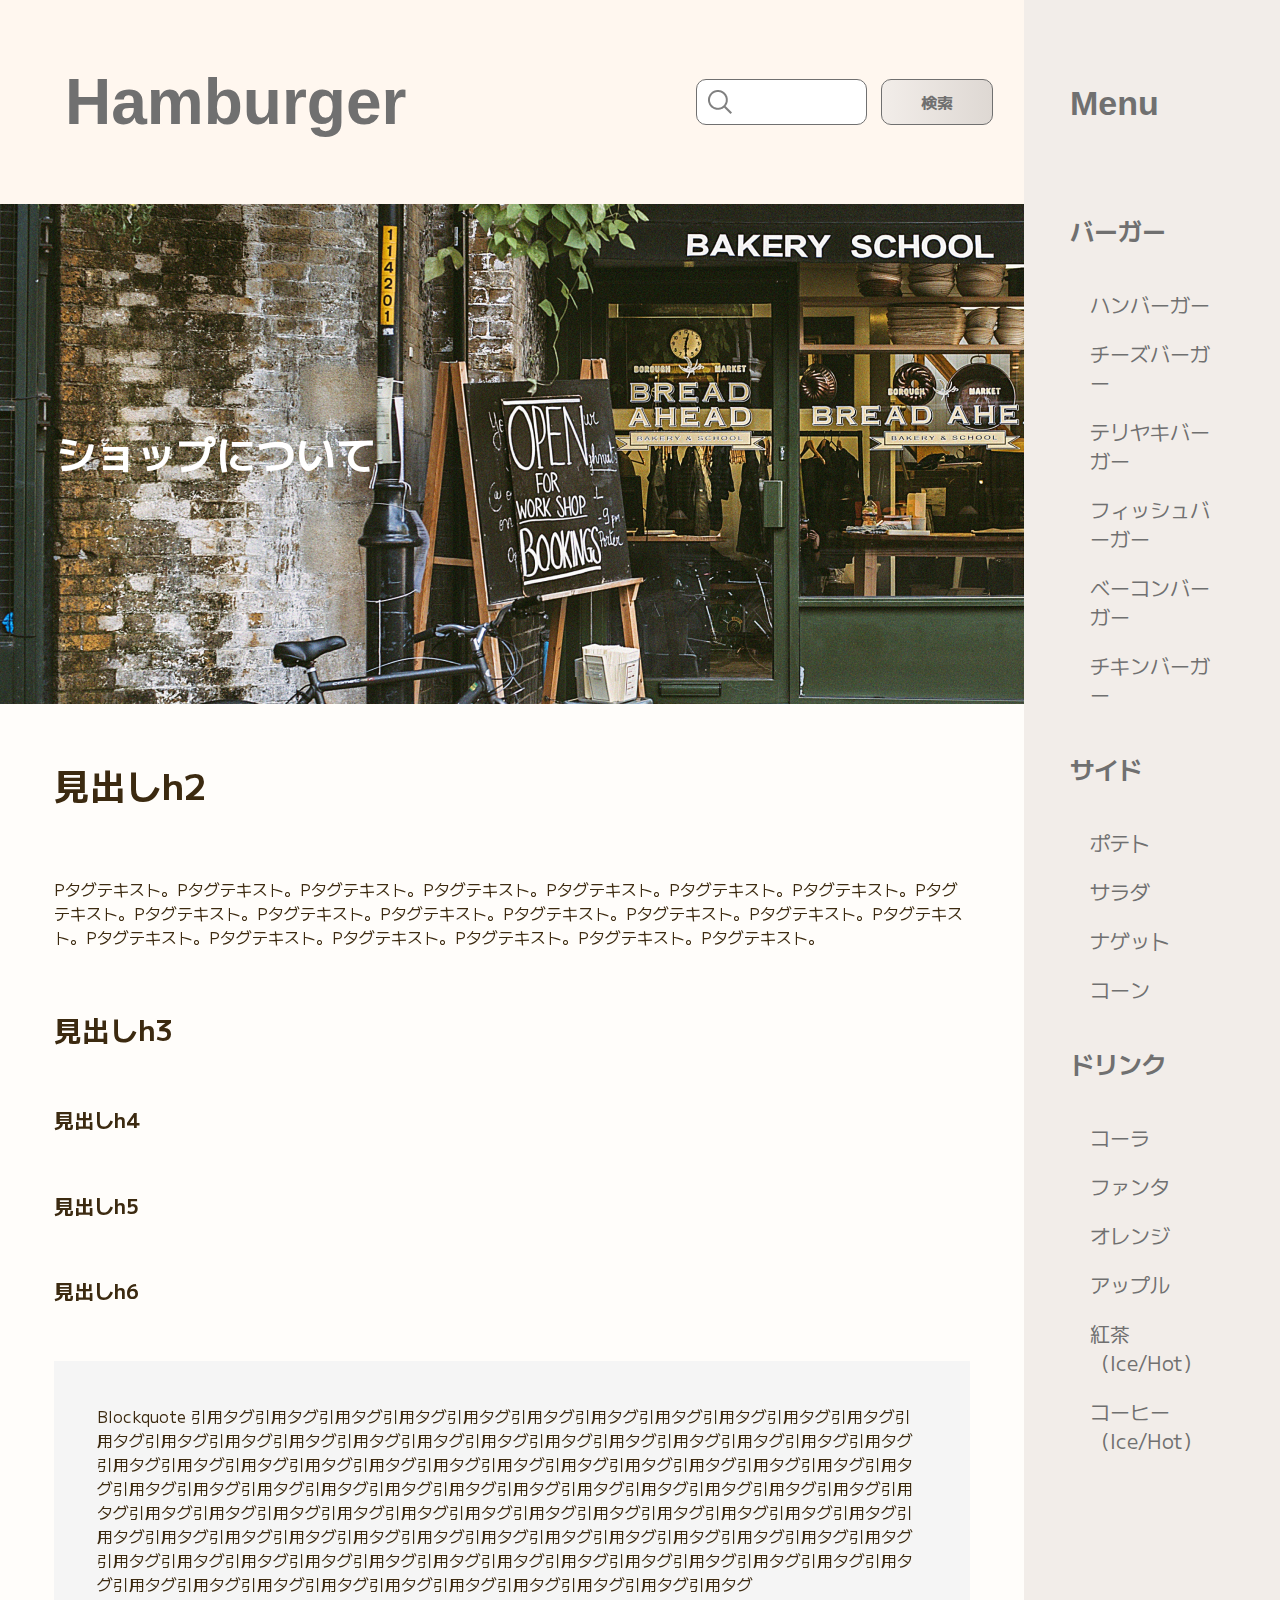
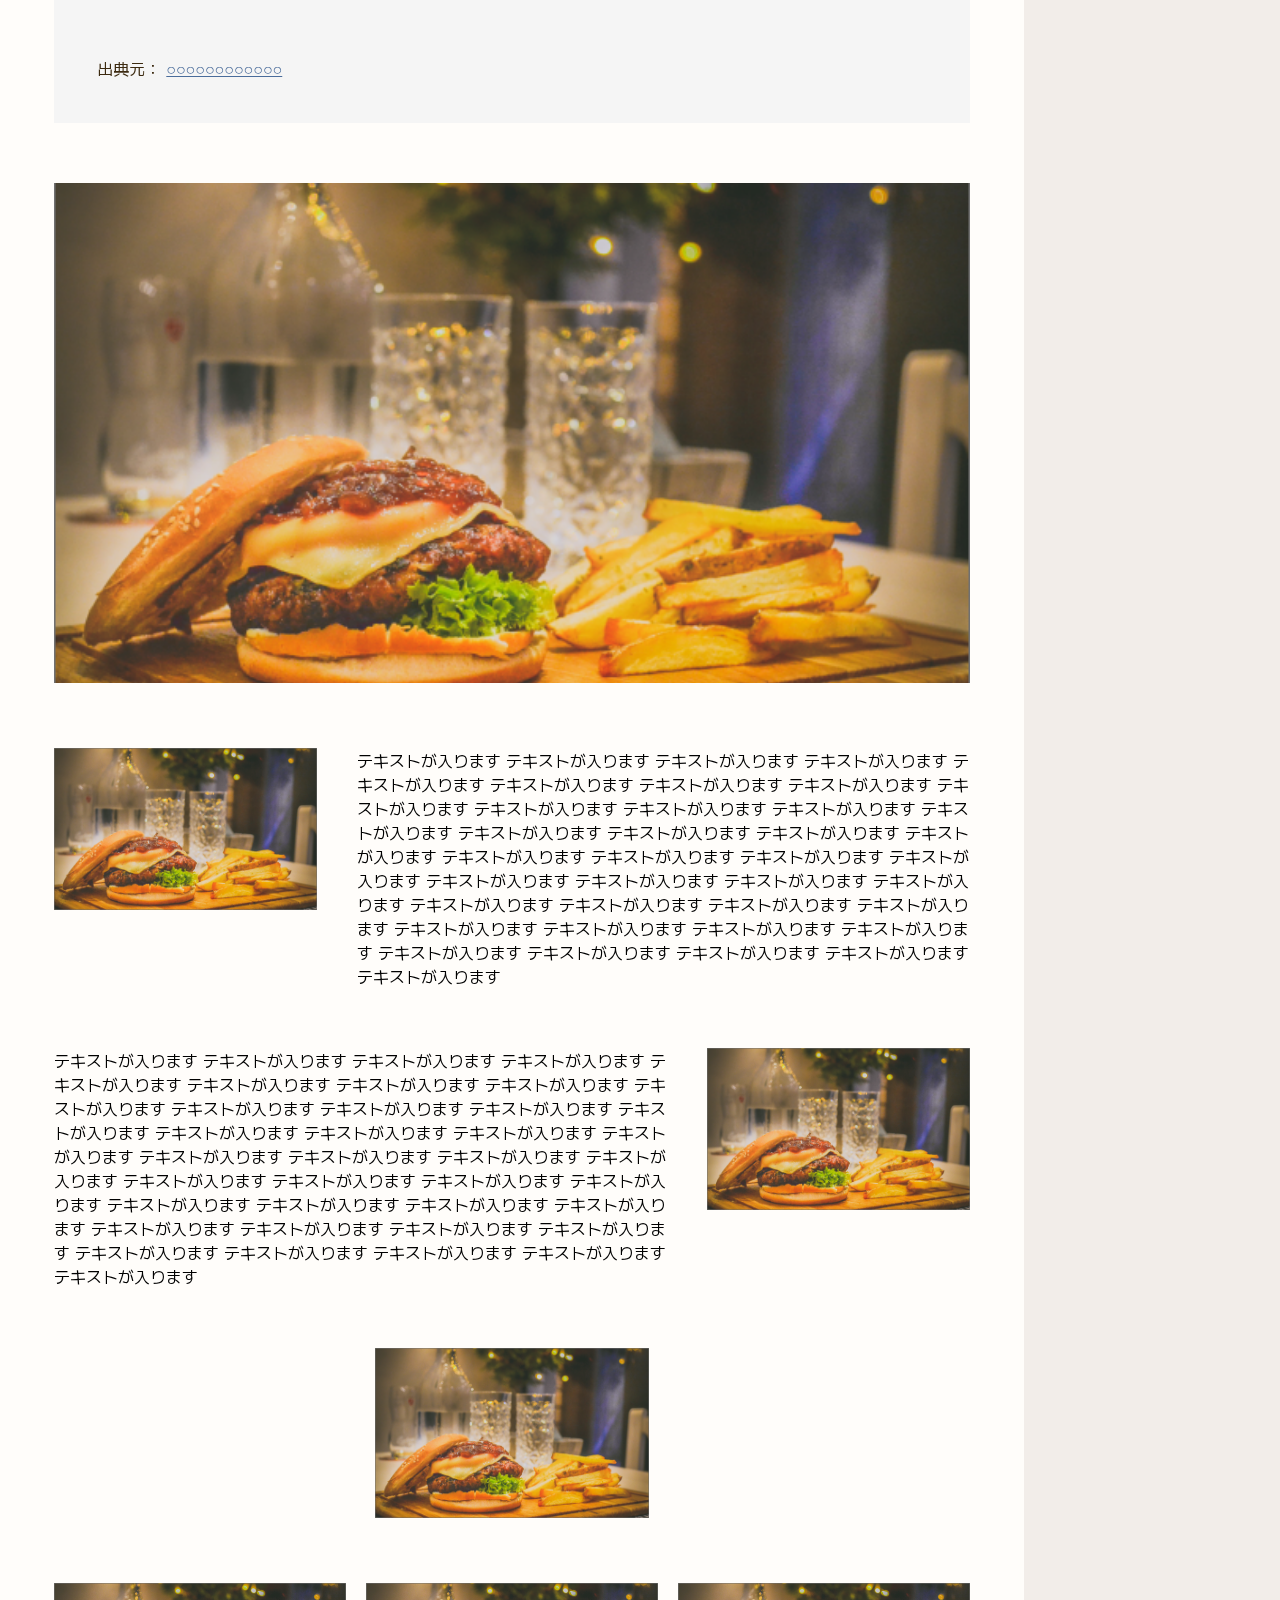
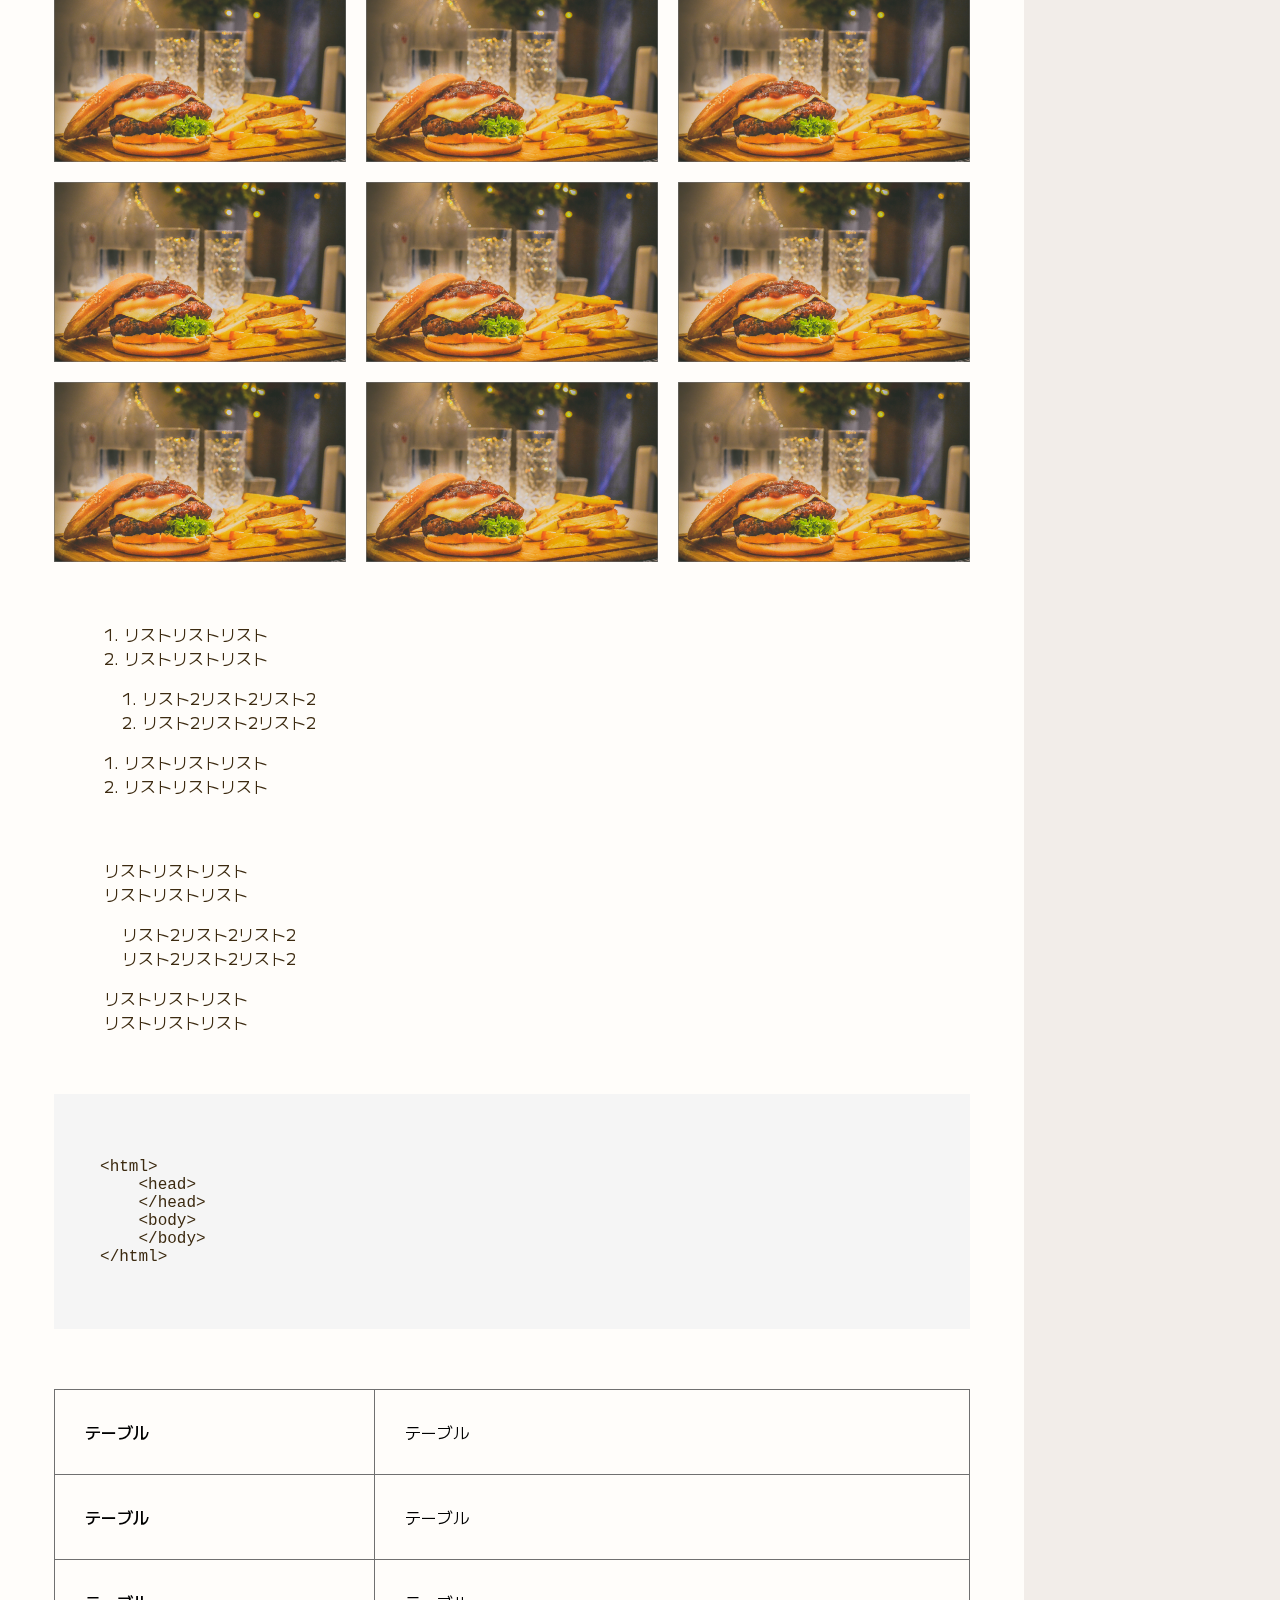
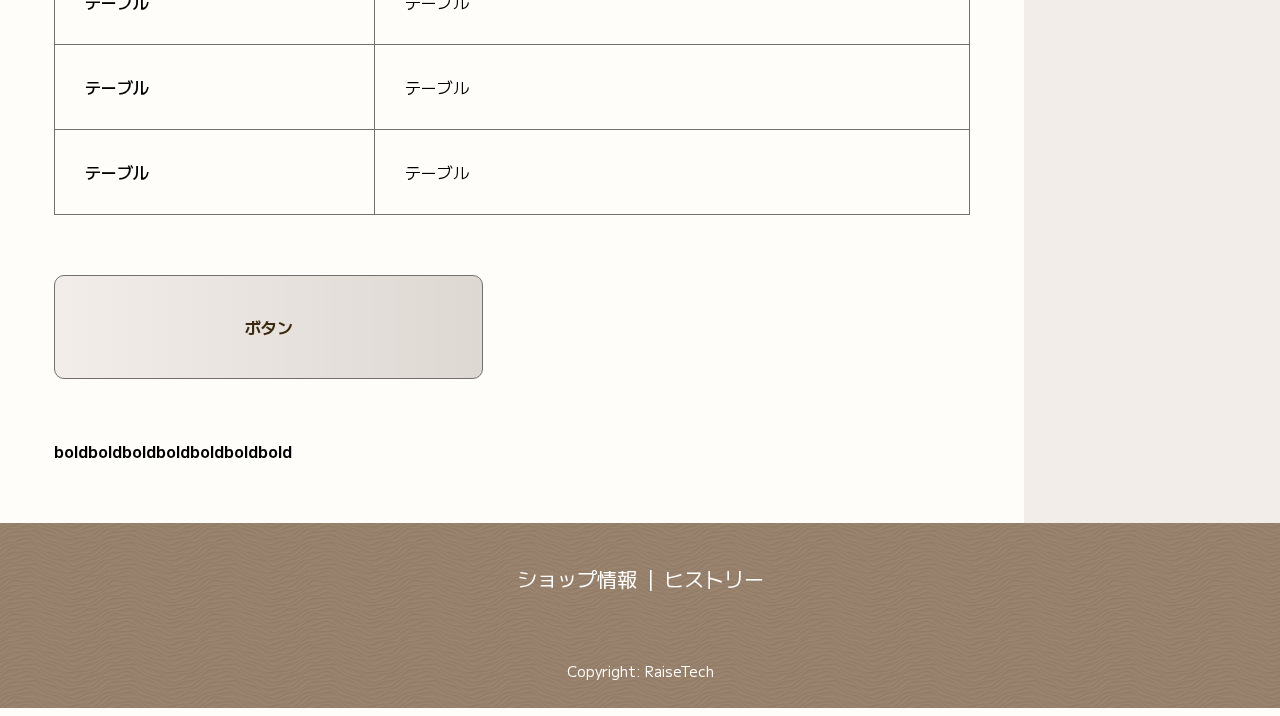
<file: page.html>
<!DOCTYPE html>
<html lang="ja">
<head>
    <meta charset="UTF-8">
    <meta http-equiv="X-UA-Compatible" content="IE=edge">
    <meta name="viewport" content="width=device-width, initial-scale=1.0">
    <link rel="stylesheet" href="./scss/foundation/_reset.scss">
    <link rel="stylesheet" href="./css/style.css">
    <link rel="preconnect" href="https://fonts.googleapis.com">
    <link rel="preconnect" href="https://fonts.gstatic.com" crossorigin>
    <link href="https://fonts.googleapis.com/css2?family=M+PLUS+1+Code:wght@700&family=M+PLUS+1:wght@400;700&family=Noto+Sans+JP:wght@500&family=Roboto:wght@700&display=swap" rel="stylesheet">

    <title>最終課題hamburgerサイト-archive</title>
    
</head>

<body id="body">
    <main class="l-body">
        <div class=" l-body__overlay"></div>

    <div class="l-container">

    <header class="l-header">
    <button class="p-nav__title c-font__Robot c-fontweight__bold u-color__gray js-sidebar-menu">Menu</button>

    <h1 class="p-header-text__title c-font__Robot c-fontweight__bold u-color__gray">Hamburger</h1>

    <form method="post" class="p-search">
        <div class="p-search__box">
        <input type="search" name="search" class="p-search__input c-input--search c-font__Mplus1 c-fontweight__bold">
        </div>
        <button type="submit" class="p-search__button c-button--search c-font__Mplus1 c-fontweight__bold u-color__gray">検索</button>
    </form>

    
    </header>

    <article class="l-contents">
        <section class="p-firstview__shop">
            <div class="p-firstview__title c-display__flex c-display__block">
            <h1 class="c-font__Mplus1 c-fontweight__bold u-color__white">ショップについて</h1>
            </div>
        </section>

        <div class="c-margin__contents">
            <h2 class="c-font__Mplus1 c-fontweight__bold u-color__black c-margin--h2 c-font__size-h2">見出しh2</h2>
            <p class="c-font__Mplus1 u-color__black c-margin--p">Pタグテキスト。Pタグテキスト。Pタグテキスト。Pタグテキスト。Pタグテキスト。Pタグテキスト。Pタグテキスト。Pタグテキスト。Pタグテキスト。Pタグテキスト。Pタグテキスト。Pタグテキスト。Pタグテキスト。Pタグテキスト。Pタグテキスト。Pタグテキスト。Pタグテキスト。Pタグテキスト。Pタグテキスト。Pタグテキスト。Pタグテキスト。</p>
            <h3 class="c-font__Mplus1 c-fontweight__bold u-color__black c-margin--h3 c-font__size-h3">見出しh3</h2>
            <h4 class="c-font__Mplus1 c-fontweight__bold u-color__black c-margin--h4 c-font__size-h4">見出しh4</h2>
            <h5 class="c-font__Mplus1 c-fontweight__bold u-color__black c-margin--h5 c-font__size-h5">見出しh5</h2>
            <h6 class="c-font__Mplus1 c-fontweight__bold u-color__black c-margin--h6 c-font__size-h6">見出しh6</h2>


            <blockquote class="p-blockquote c-margin--under">
            <p class="c-font__Mplus1 u-color__black c-margin--p c-box__blockquote">Blockquote 引用タグ引用タグ引用タグ引用タグ引用タグ引用タグ引用タグ引用タグ引用タグ引用タグ引用タグ引用タグ引用タグ引用タグ引用タグ引用タグ引用タグ引用タグ引用タグ引用タグ引用タグ引用タグ引用タグ引用タグ引用タグ引用タグ引用タグ引用タグ引用タグ引用タグ引用タグ引用タグ引用タグ引用タグ引用タグ引用タグ引用タグ引用タグ引用タグ引用タグ引用タグ引用タグ引用タグ引用タグ引用タグ引用タグ引用タグ引用タグ引用タグ引用タグ引用タグ引用タグ引用タグ引用タグ引用タグ引用タグ引用タグ引用タグ引用タグ引用タグ引用タグ引用タグ引用タグ引用タグ引用タグ引用タグ引用タグ引用タグ引用タグ引用タグ引用タグ引用タグ引用タグ引用タグ引用タグ引用タグ引用タグ引用タグ引用タグ引用タグ引用タグ引用タグ引用タグ引用タグ引用タグ引用タグ引用タグ引用タグ引用タグ引用タグ引用タグ引用タグ引用タグ引用タグ引用タグ引用タグ引用タグ引用タグ</p>
            <p class="c-font__Mplus1 u-color__black">出典元： <a href=""><cite><u>○○○○○○○○○○○○</u></cite></a></p>
            </blockquote>

            <div class="p-single__img-large c-img c-margin--under">
                <img src="./img/single-hamburger.png" alt="ハンバーガーの画像 大サイズ">
            </div>

            <div class="p-single__img-text c-margin--under c-display__flex">
                <div class=" p-single__img-medium">
                    <img src="./img/single-hamburger.png" alt="ハンバーガーの画像 中サイズ">
                </div>
                <p class="p-single__text">テキストが入ります テキストが入ります テキストが入ります テキストが入ります テキストが入ります テキストが入ります テキストが入ります テキストが入ります テキストが入ります テキストが入ります テキストが入ります テキストが入ります テキストが入ります テキストが入ります テキストが入ります テキストが入ります テキストが入ります テキストが入ります テキストが入ります テキストが入ります テキストが入ります テキストが入ります テキストが入ります テキストが入ります テキストが入ります テキストが入ります テキストが入ります テキストが入ります テキストが入ります テキストが入ります テキストが入ります テキストが入ります テキストが入ります テキストが入ります テキストが入ります テキストが入ります テキストが入ります テキストが入ります</p>
            </div>

            <div class="p-single__img-text c-margin--under c-display__flex">
                <p class="p-single__text">テキストが入ります テキストが入ります テキストが入ります テキストが入ります テキストが入ります テキストが入ります テキストが入ります テキストが入ります テキストが入ります テキストが入ります テキストが入ります テキストが入ります テキストが入ります テキストが入ります テキストが入ります テキストが入ります テキストが入ります テキストが入ります テキストが入ります テキストが入ります テキストが入ります テキストが入ります テキストが入ります テキストが入ります テキストが入ります テキストが入ります テキストが入ります テキストが入ります テキストが入ります テキストが入ります テキストが入ります テキストが入ります テキストが入ります テキストが入ります テキストが入ります テキストが入ります テキストが入ります テキストが入ります</p>
                <div class=" p-single__img-medium">
                    <img src="./img/single-hamburger.png" alt="ハンバーガーの画像 中サイズ">
                </div>
            </div>

            <div class="p-single__img-medium c-img c-margin--under">
                <img src="./img/single-hamburger.png" alt="ハンバーガーの画像 中サイズ">
            </div>

            <div class="p-sinle__img-small c-img c-margin--under c-display__grid">
                <img src="./img/single-hamburger.png" alt="ハンバーガーの画像 小サイズ">
                <img src="./img/single-hamburger.png" alt="ハンバーガーの画像 小サイズ">
                <img src="./img/single-hamburger.png" alt="ハンバーガーの画像 小サイズ">
                <img src="./img/single-hamburger.png" alt="ハンバーガーの画像 小サイズ">
                <img src="./img/single-hamburger.png" alt="ハンバーガーの画像 小サイズ">
                <img src="./img/single-hamburger.png" alt="ハンバーガーの画像 小サイズ">
                <img src="./img/single-hamburger.png" alt="ハンバーガーの画像 小サイズ">
                <img src="./img/single-hamburger.png" alt="ハンバーガーの画像 小サイズ">
                <img src="./img/single-hamburger.png" alt="ハンバーガーの画像 小サイズ">
            </div>

            <div class="c-margin--under">
            <div class="p-single__list01 u-color__black c-font__Mplus1 c-margin--left50 js-single__list">
                <ol>
                    <li>リストリストリスト</li>
                    <li>リストリストリスト</li>
                </ol>
            </div>
            <div class="p-single__list01 u-color__black c-font__Mplus1 c-margin--left68 js-single__list02">
                <ol>
                    <li>リスト2リスト2リスト2</li>
                    <li>リスト2リスト2リスト2</li>
                </ol>
            </div>
            <div class="p-single__list01 u-color__black c-font__Mplus1 c-margin--left50 js-single__list">
                <ol>
                    <li>リストリストリスト</li>
                    <li>リストリストリスト</li>
                </ol>
            </div>
            </div>

            <div class="c-margin--under">
            <div class="p-single__list02 u-color__black c-font__Mplus1 c-margin--left50 js-single__list">
                <ol>
                    <li>リストリストリスト</li>
                    <li>リストリストリスト</li>
                </ol>
            </div>
            <div class="p-single__list02 u-color__black c-font__Mplus1 c-margin--left68 js-single__list02">
                <ol>
                    <li>リスト2リスト2リスト2</li>
                    <li>リスト2リスト2リスト2</li>
                </ol>
            </div>
            <div class="p-single__list02 u-color__black c-font__Mplus1 c-margin--left50 js-single__list">
                <ol>
                    <li>リストリストリスト</li>
                    <li>リストリストリスト</li>
                </ol>
            </div>
            </div>

            <pre class="u-color__black c-margin--under"><code>
&lt;html&gt;
    &lt;head&gt;
    &lt;/head&gt;
    &lt;body&gt;
    &lt;/body&gt;
&lt;/html&gt;
</code>
</pre>

            <table class="c-margin--under">
                <tr>
                    <th>テーブル</th>
                    <td>テーブル</td>
                </tr>
                <tr>
                    <th>テーブル</th>
                    <td>テーブル</td>
                </tr>
                <tr>
                    <th>テーブル</th>
                    <td>テーブル</td>
                </tr>
                <tr>
                    <th>テーブル</th>
                    <td>テーブル</td>
                </tr>
                <tr>
                    <th>テーブル</th>
                    <td>テーブル</td>
                </tr>
            </table>

            <button class="p-single__button c-button--search c-font__Mplus1 c-fontweight__bold u-color__black c-margin--under">ボタン</button>

            <p class="c-font__Mplus1 c-fontweight__bold c-margin--under">boldboldboldboldboldboldbold</p>
        </div>


    </article>

    </div>

    <aside class="l-sidebar">
        <nav>
        <button class="p-nav__close c-icon__close u-color__gray js-icon__close"></button>
        <section class="p-sidebar-menu u-color__gray">
            <h2><p class="p-sidebar-menu__title c-font__Robot c-fontweight__bold u-color__gray">Menu</p></h2>
            <ul>
            <li><h3 class="p-sidebar-menu__subtitle c-font__Mplus1 c-fontweight__bold u-color__gray">バーガー</h3>
                <ul class="p-sidebar-menu__list c-font__Mplus1 u-color__gray">
                    <li><a href="">ハンバーガー</a></li>
                    <li><a href="">チーズバーガー</a></li>
                    <li><a href="">テリヤキバーガー</a></li>
                    <li><a href="">フィッシュバーガー</a></li>
                    <li><a href="">ベーコンバーガー</a></li>
                    <li><a href="">チキンバーガー</a></li>
                </ul>
            </li>
            <li><h3 class="p-sidebar-menu__subtitle c-font__Mplus1 c-fontweight__bold">サイド</h3>
                <ul class="p-sidebar-menu__list c-font__Mplus1">
                    <li><a href="">ポテト</a></li>
                    <li><a href="">サラダ</a></li>
                    <li><a href="">ナゲット</a></li>
                    <li><a href="">コーン</a></li>
                </ul>
            </li>
            <li><h3 class="p-sidebar-menu__subtitle c-font__Mplus1 c-fontweight__bold">ドリンク</h3>
                <ul class="p-sidebar-menu__list c-font__Mplus1">
                    <li><a href="">コーラ</a></li>
                    <li><a href="">ファンタ</a></li>
                    <li><a href="">オレンジ</a></li>
                    <li><a href="">アップル</a></li>
                    <li><a href="">紅茶（Ice/Hot）</a></li>
                    <li><a href="">コーヒー（Ice/Hot）</a></li>
                </ul>
            </li>
            </ul>
        </section>
        </nav>
    </aside>
</main>

    <footer class="l-footer u-color__white">
        <ul class="p-footer-text c-font__Mplus1">
            <li>ショップ情報</li>
            <li>|</li>
            <li>ヒストリー</li>
        </ul>
        <small class="p-footer-copyright c-font__Mplus1">Copyright: RaiseTech</small>
    </footer>

    <script src="https://ajax.googleapis.com/ajax/libs/jquery/3.7.0/jquery.min.js"></script>
    <script src="js/main.js"></script>
</body>
</html>
</file>
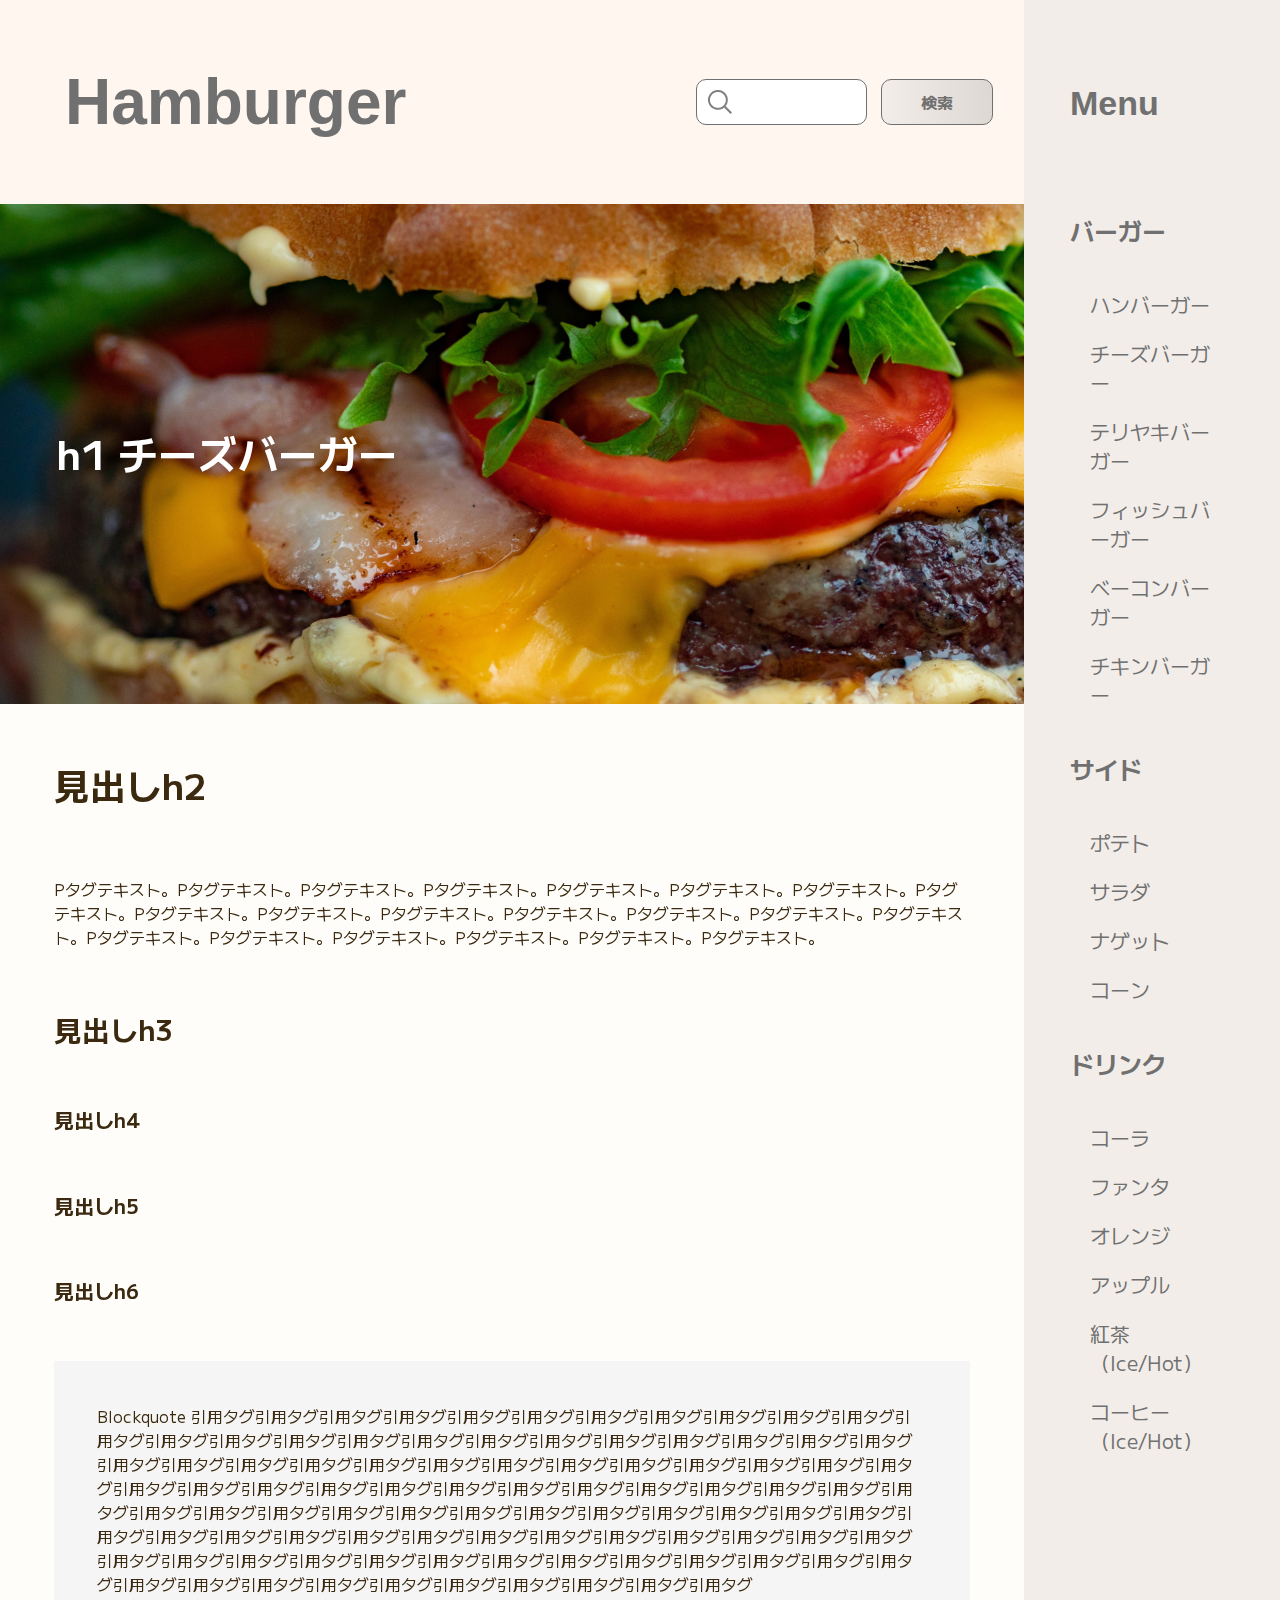
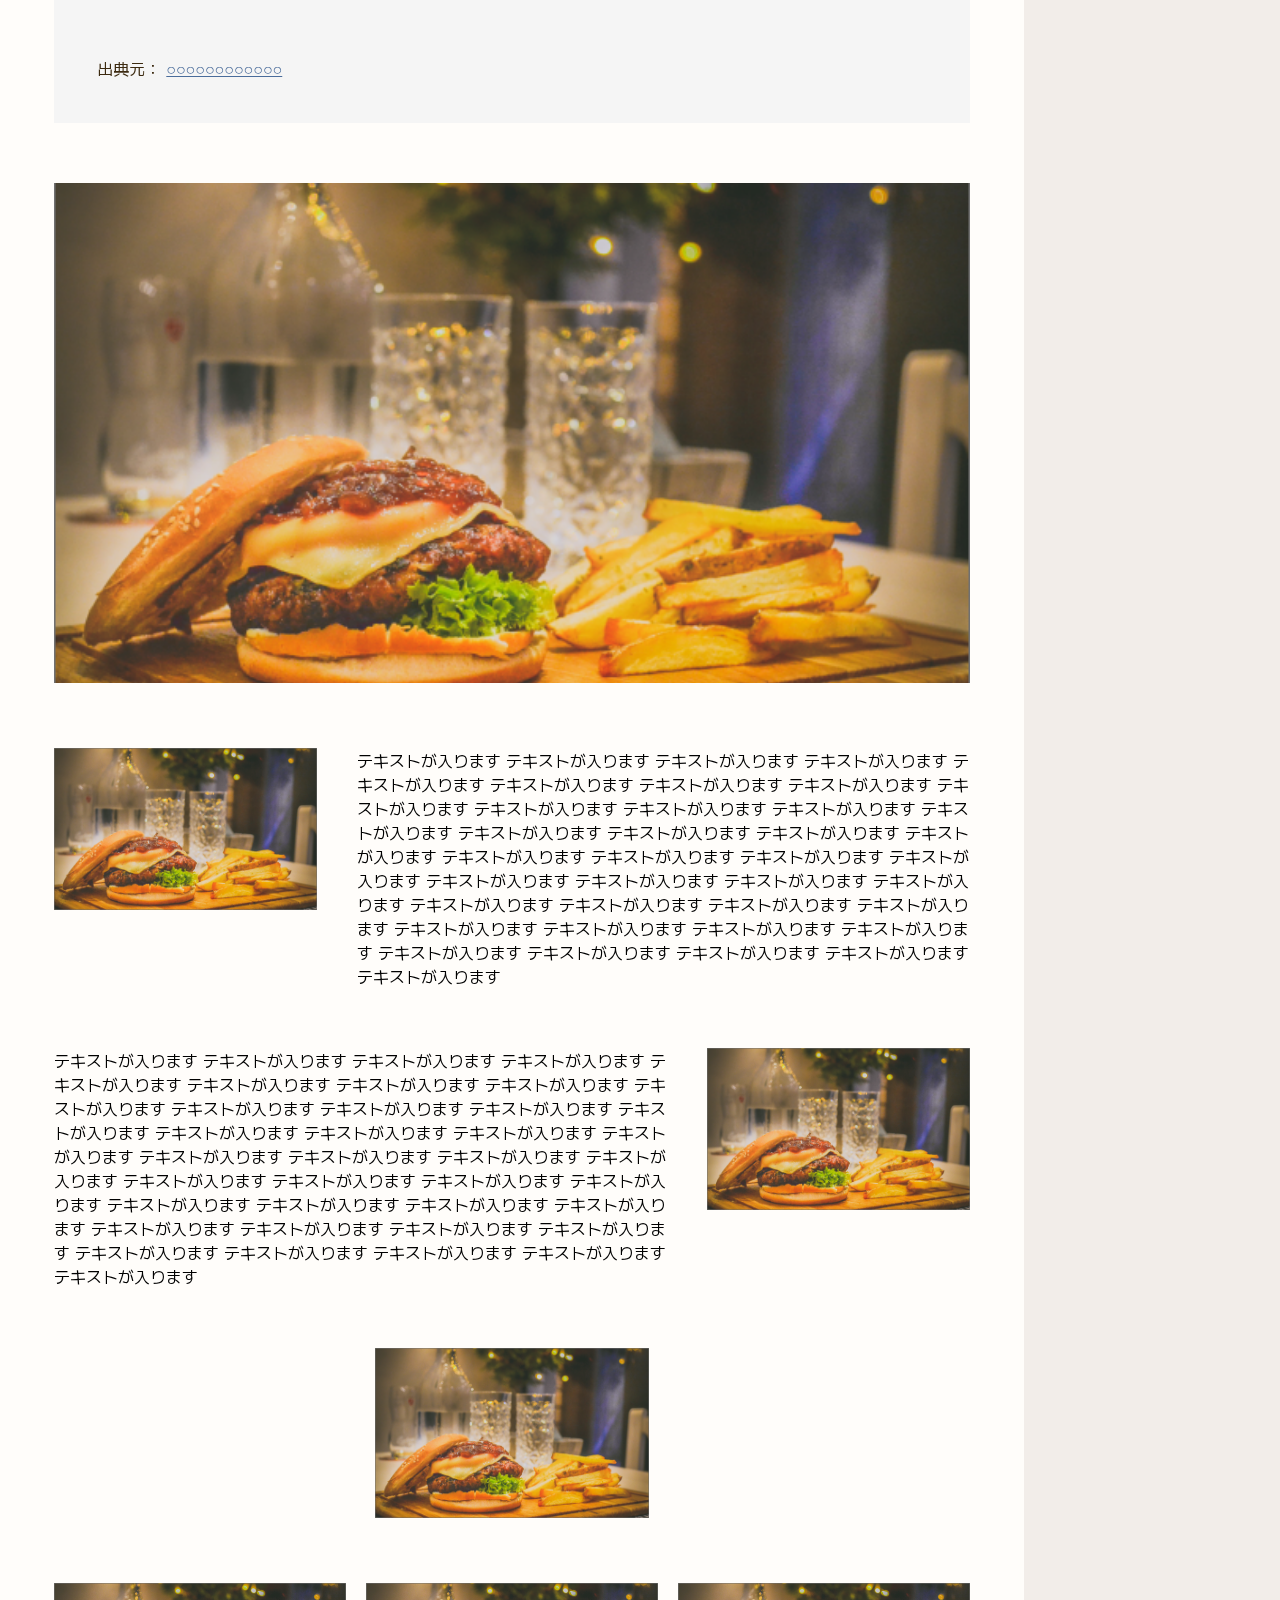
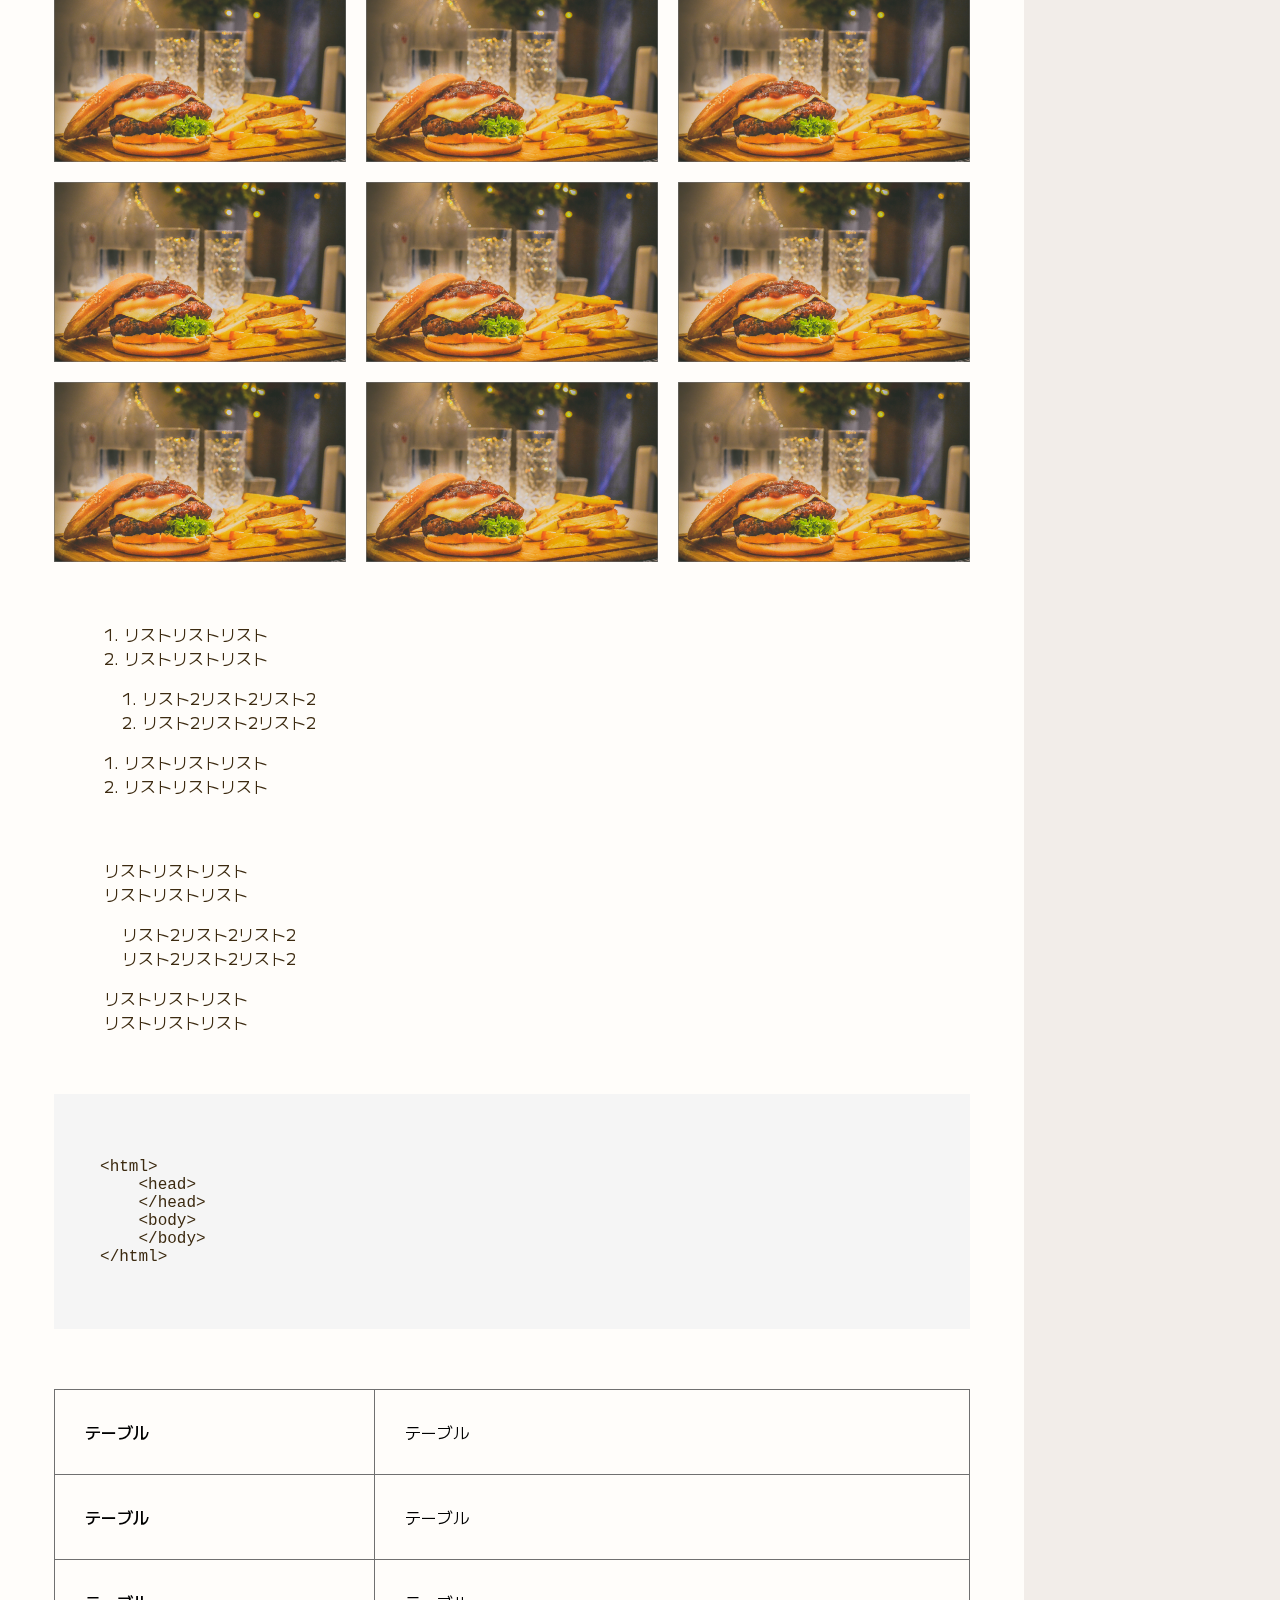
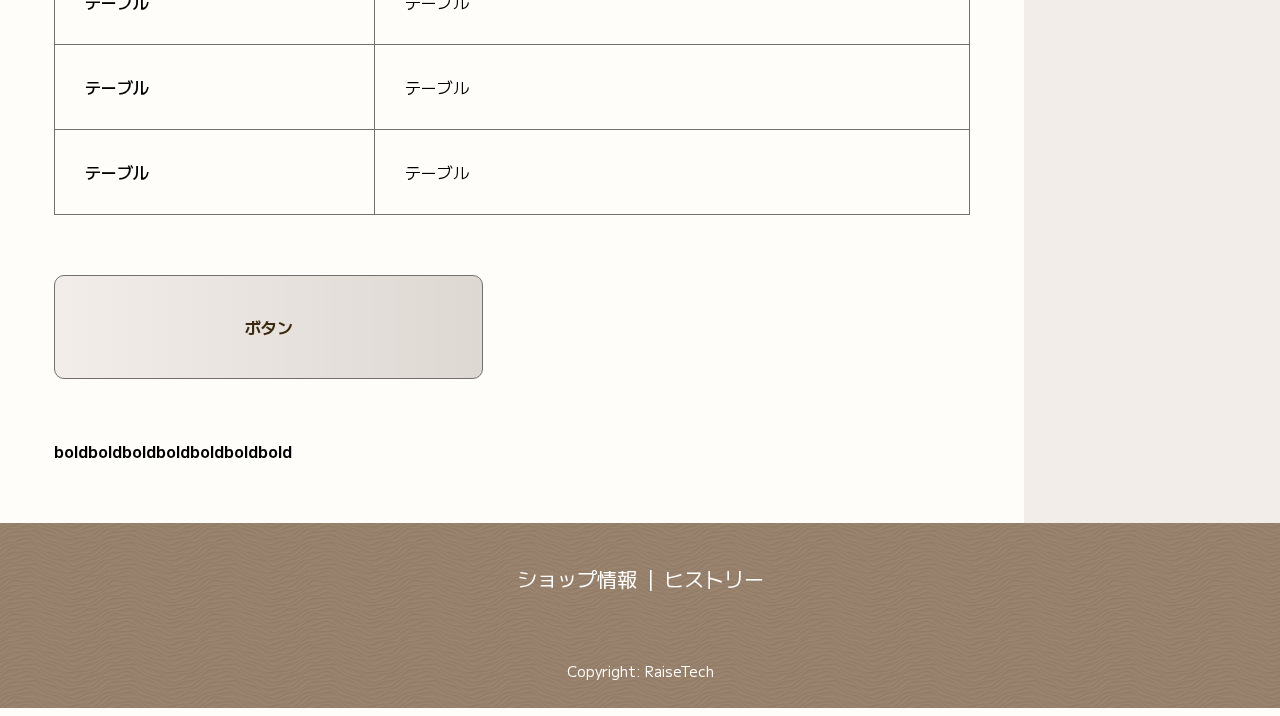
<file: single.html>
<!DOCTYPE html>
<html lang="ja">
<head>
    <meta charset="UTF-8">
    <meta http-equiv="X-UA-Compatible" content="IE=edge">
    <meta name="viewport" content="width=device-width, initial-scale=1.0">
    <link rel="stylesheet" href="./scss/foundation/_reset.scss">
    <link rel="stylesheet" href="./css/style.css">
    <link rel="preconnect" href="https://fonts.googleapis.com">
    <link rel="preconnect" href="https://fonts.gstatic.com" crossorigin>
    <link href="https://fonts.googleapis.com/css2?family=M+PLUS+1+Code:wght@700&family=M+PLUS+1:wght@400;700&family=Noto+Sans+JP:wght@500&family=Roboto:wght@700&display=swap" rel="stylesheet">

    <title>最終課題hamburgerサイト-archive</title>
    
</head>

<body id="body">
    <main class="l-body">
        <div class=" l-body__overlay"></div>

    <div class="l-container">

    <header class="l-header">
    <button class="p-nav__title c-font__Robot c-fontweight__bold u-color__gray js-sidebar-menu">Menu</button>

    <h1 class="p-header-text__title c-font__Robot c-fontweight__bold u-color__gray">Hamburger</h1>

    <form method="post" class="p-search">
        <div class="p-search__box">
        <input type="search" name="search" class="p-search__input c-input--search c-font__Mplus1 c-fontweight__bold">
        </div>
        <button type="submit" class="p-search__button c-button--search c-font__Mplus1 c-fontweight__bold u-color__gray">検索</button>
    </form>

    
    </header>

    <article class="l-contents">
        <section class="p-firstview__single">
            <div class="p-firstview__title c-display__flex c-display__block">
            <h1 class="c-font__Mplus1 c-fontweight__bold u-color__white">h1 チーズバーガー</h1>
            </div>
        </section>

        <div class="c-margin__contents">
            <h2 class="c-font__Mplus1 c-fontweight__bold u-color__black c-margin--h2 c-font__size-h2">見出しh2</h2>
            <p class="c-font__Mplus1 u-color__black c-margin--p">Pタグテキスト。Pタグテキスト。Pタグテキスト。Pタグテキスト。Pタグテキスト。Pタグテキスト。Pタグテキスト。Pタグテキスト。Pタグテキスト。Pタグテキスト。Pタグテキスト。Pタグテキスト。Pタグテキスト。Pタグテキスト。Pタグテキスト。Pタグテキスト。Pタグテキスト。Pタグテキスト。Pタグテキスト。Pタグテキスト。Pタグテキスト。</p>
            <h3 class="c-font__Mplus1 c-fontweight__bold u-color__black c-margin--h3 c-font__size-h3">見出しh3</h2>
            <h4 class="c-font__Mplus1 c-fontweight__bold u-color__black c-margin--h4 c-font__size-h4">見出しh4</h2>
            <h5 class="c-font__Mplus1 c-fontweight__bold u-color__black c-margin--h5 c-font__size-h5">見出しh5</h2>
            <h6 class="c-font__Mplus1 c-fontweight__bold u-color__black c-margin--h6 c-font__size-h6">見出しh6</h2>


            <blockquote class="p-blockquote c-margin--under">
            <p class="c-font__Mplus1 u-color__black c-margin--p c-box__blockquote">Blockquote 引用タグ引用タグ引用タグ引用タグ引用タグ引用タグ引用タグ引用タグ引用タグ引用タグ引用タグ引用タグ引用タグ引用タグ引用タグ引用タグ引用タグ引用タグ引用タグ引用タグ引用タグ引用タグ引用タグ引用タグ引用タグ引用タグ引用タグ引用タグ引用タグ引用タグ引用タグ引用タグ引用タグ引用タグ引用タグ引用タグ引用タグ引用タグ引用タグ引用タグ引用タグ引用タグ引用タグ引用タグ引用タグ引用タグ引用タグ引用タグ引用タグ引用タグ引用タグ引用タグ引用タグ引用タグ引用タグ引用タグ引用タグ引用タグ引用タグ引用タグ引用タグ引用タグ引用タグ引用タグ引用タグ引用タグ引用タグ引用タグ引用タグ引用タグ引用タグ引用タグ引用タグ引用タグ引用タグ引用タグ引用タグ引用タグ引用タグ引用タグ引用タグ引用タグ引用タグ引用タグ引用タグ引用タグ引用タグ引用タグ引用タグ引用タグ引用タグ引用タグ引用タグ引用タグ引用タグ引用タグ引用タグ引用タグ</p>
            <p class="c-font__Mplus1 u-color__black">出典元： <a href=""><cite><u>○○○○○○○○○○○○</u></cite></a></p>
            </blockquote>

            <div class="p-single__img-large c-img c-margin--under">
                <img src="./img/single-hamburger.png" alt="ハンバーガーの画像 大サイズ">
            </div>

            <div class="p-single__img-text c-margin--under c-display__flex">
                <div class=" p-single__img-medium">
                    <img src="./img/single-hamburger.png" alt="ハンバーガーの画像 中サイズ">
                </div>
                <p class="p-single__text">テキストが入ります テキストが入ります テキストが入ります テキストが入ります テキストが入ります テキストが入ります テキストが入ります テキストが入ります テキストが入ります テキストが入ります テキストが入ります テキストが入ります テキストが入ります テキストが入ります テキストが入ります テキストが入ります テキストが入ります テキストが入ります テキストが入ります テキストが入ります テキストが入ります テキストが入ります テキストが入ります テキストが入ります テキストが入ります テキストが入ります テキストが入ります テキストが入ります テキストが入ります テキストが入ります テキストが入ります テキストが入ります テキストが入ります テキストが入ります テキストが入ります テキストが入ります テキストが入ります テキストが入ります</p>
            </div>

            <div class="p-single__img-text c-margin--under c-display__flex">
                <p class="p-single__text">テキストが入ります テキストが入ります テキストが入ります テキストが入ります テキストが入ります テキストが入ります テキストが入ります テキストが入ります テキストが入ります テキストが入ります テキストが入ります テキストが入ります テキストが入ります テキストが入ります テキストが入ります テキストが入ります テキストが入ります テキストが入ります テキストが入ります テキストが入ります テキストが入ります テキストが入ります テキストが入ります テキストが入ります テキストが入ります テキストが入ります テキストが入ります テキストが入ります テキストが入ります テキストが入ります テキストが入ります テキストが入ります テキストが入ります テキストが入ります テキストが入ります テキストが入ります テキストが入ります テキストが入ります</p>
                <div class=" p-single__img-medium">
                    <img src="./img/single-hamburger.png" alt="ハンバーガーの画像 中サイズ">
                </div>
            </div>

            <div class="p-single__img-medium c-img c-margin--under">
                <img src="./img/single-hamburger.png" alt="ハンバーガーの画像 中サイズ">
            </div>

            <div class="p-sinle__img-small c-img c-margin--under c-display__grid">
                <img src="./img/single-hamburger.png" alt="ハンバーガーの画像 小サイズ">
                <img src="./img/single-hamburger.png" alt="ハンバーガーの画像 小サイズ">
                <img src="./img/single-hamburger.png" alt="ハンバーガーの画像 小サイズ">
                <img src="./img/single-hamburger.png" alt="ハンバーガーの画像 小サイズ">
                <img src="./img/single-hamburger.png" alt="ハンバーガーの画像 小サイズ">
                <img src="./img/single-hamburger.png" alt="ハンバーガーの画像 小サイズ">
                <img src="./img/single-hamburger.png" alt="ハンバーガーの画像 小サイズ">
                <img src="./img/single-hamburger.png" alt="ハンバーガーの画像 小サイズ">
                <img src="./img/single-hamburger.png" alt="ハンバーガーの画像 小サイズ">
            </div>

            <div class="c-margin--under">
            <div class="p-single__list01 u-color__black c-font__Mplus1 c-margin--left50 js-single__list">
                <ol>
                    <li>リストリストリスト</li>
                    <li>リストリストリスト</li>
                </ol>
            </div>
            <div class="p-single__list01 u-color__black c-font__Mplus1 c-margin--left68 js-single__list02">
                <ol>
                    <li>リスト2リスト2リスト2</li>
                    <li>リスト2リスト2リスト2</li>
                </ol>
            </div>
            <div class="p-single__list01 u-color__black c-font__Mplus1 c-margin--left50 js-single__list">
                <ol>
                    <li>リストリストリスト</li>
                    <li>リストリストリスト</li>
                </ol>
            </div>
            </div>

            <div class="c-margin--under">
            <div class="p-single__list02 u-color__black c-font__Mplus1 c-margin--left50 js-single__list">
                <ol>
                    <li>リストリストリスト</li>
                    <li>リストリストリスト</li>
                </ol>
            </div>
            <div class="p-single__list02 u-color__black c-font__Mplus1 c-margin--left68 js-single__list02">
                <ol>
                    <li>リスト2リスト2リスト2</li>
                    <li>リスト2リスト2リスト2</li>
                </ol>
            </div>
            <div class="p-single__list02 u-color__black c-font__Mplus1 c-margin--left50 js-single__list">
                <ol>
                    <li>リストリストリスト</li>
                    <li>リストリストリスト</li>
                </ol>
            </div>
            </div>

            <pre class="u-color__black c-margin--under"><code>
&lt;html&gt;
    &lt;head&gt;
    &lt;/head&gt;
    &lt;body&gt;
    &lt;/body&gt;
&lt;/html&gt;
</code>
</pre>

            <table class="c-margin--under">
                <tr>
                    <th>テーブル</th>
                    <td>テーブル</td>
                </tr>
                <tr>
                    <th>テーブル</th>
                    <td>テーブル</td>
                </tr>
                <tr>
                    <th>テーブル</th>
                    <td>テーブル</td>
                </tr>
                <tr>
                    <th>テーブル</th>
                    <td>テーブル</td>
                </tr>
                <tr>
                    <th>テーブル</th>
                    <td>テーブル</td>
                </tr>
            </table>

            <button class="p-single__button c-button--search c-font__Mplus1 c-fontweight__bold u-color__black c-margin--under">ボタン</button>

            <p class="c-font__Mplus1 c-fontweight__bold c-margin--under">boldboldboldboldboldboldbold</p>
        </div>


    </article>

    </div>

    <aside class="l-sidebar">
        <nav>
        <button class="p-nav__close c-icon__close u-color__gray js-icon__close"></button>
        <section class="p-sidebar-menu u-color__gray">
            <h2><p class="p-sidebar-menu__title c-font__Robot c-fontweight__bold u-color__gray">Menu</p></h2>
            <ul>
            <li><h3 class="p-sidebar-menu__subtitle c-font__Mplus1 c-fontweight__bold u-color__gray">バーガー</h3>
                <ul class="p-sidebar-menu__list c-font__Mplus1 u-color__gray">
                    <li><a href="">ハンバーガー</a></li>
                    <li><a href="">チーズバーガー</a></li>
                    <li><a href="">テリヤキバーガー</a></li>
                    <li><a href="">フィッシュバーガー</a></li>
                    <li><a href="">ベーコンバーガー</a></li>
                    <li><a href="">チキンバーガー</a></li>
                </ul>
            </li>
            <li><h3 class="p-sidebar-menu__subtitle c-font__Mplus1 c-fontweight__bold">サイド</h3>
                <ul class="p-sidebar-menu__list c-font__Mplus1">
                    <li><a href="">ポテト</a></li>
                    <li><a href="">サラダ</a></li>
                    <li><a href="">ナゲット</a></li>
                    <li><a href="">コーン</a></li>
                </ul>
            </li>
            <li><h3 class="p-sidebar-menu__subtitle c-font__Mplus1 c-fontweight__bold">ドリンク</h3>
                <ul class="p-sidebar-menu__list c-font__Mplus1">
                    <li><a href="">コーラ</a></li>
                    <li><a href="">ファンタ</a></li>
                    <li><a href="">オレンジ</a></li>
                    <li><a href="">アップル</a></li>
                    <li><a href="">紅茶（Ice/Hot）</a></li>
                    <li><a href="">コーヒー（Ice/Hot）</a></li>
                </ul>
            </li>
            </ul>
        </section>
        </nav>
    </aside>
</main>

    <footer class="l-footer u-color__white">
        <ul class="p-footer-text c-font__Mplus1">
            <li>ショップ情報</li>
            <li>|</li>
            <li>ヒストリー</li>
        </ul>
        <small class="p-footer-copyright c-font__Mplus1">Copyright: RaiseTech</small>
    </footer>

    <script src="https://ajax.googleapis.com/ajax/libs/jquery/3.7.0/jquery.min.js"></script>
    <script src="js/main.js"></script>
</body>
</html>
</file>
<file: css/style.css>
@charset "UTF-8";
html {
  -webkit-text-size-adjust: 100%;
  box-sizing: border-box;
  -moz-tab-size: 4;
  -o-tab-size: 4;
     tab-size: 4;
  word-break: normal;
}

*, :after, :before {
  background-repeat: no-repeat;
  box-sizing: inherit;
}

:after, :before {
  text-decoration: inherit;
  vertical-align: inherit;
}

* {
  margin: 0;
  padding: 0;
}

hr {
  color: inherit;
  height: 0;
  overflow: visible;
}

details, main {
  display: block;
}

summary {
  display: list-item;
}

small {
  font-size: 80%;
}

[hidden] {
  display: none;
}

abbr[title] {
  border-bottom: none;
  text-decoration: underline;
  -webkit-text-decoration: underline dotted;
          text-decoration: underline dotted;
}

a {
  background-color: transparent;
}

a:active, a:hover {
  outline-width: 0;
}

code, kbd, pre, samp {
  font-family: monospace, monospace;
}

pre {
  font-size: 1em;
}

b, strong {
  font-weight: bolder;
}

sub, sup {
  font-size: 75%;
  line-height: 0;
  position: relative;
  vertical-align: baseline;
}

sub {
  bottom: -0.25em;
}

sup {
  top: -0.5em;
}

table {
  border-color: inherit;
  text-indent: 0;
}

iframe {
  border-style: none;
}

input {
  border-radius: 0;
}

[type=number]::-webkit-inner-spin-button, [type=number]::-webkit-outer-spin-button {
  height: auto;
}

[type=search] {
  -webkit-appearance: textfield;
  outline-offset: -2px;
}

[type=search]::-webkit-search-decoration {
  -webkit-appearance: none;
}

textarea {
  overflow: auto;
  resize: vertical;
}

button, input, optgroup, select, textarea {
  font: inherit;
}

optgroup {
  font-weight: 700;
}

button {
  overflow: visible;
}

button, select {
  text-transform: none;
}

[role=button], [type=button], [type=reset], [type=submit], button {
  cursor: pointer;
}

[type=button]::-moz-focus-inner, [type=reset]::-moz-focus-inner, [type=submit]::-moz-focus-inner, button::-moz-focus-inner {
  border-style: none;
  padding: 0;
}

[type=button]::-moz-focus-inner, [type=reset]::-moz-focus-inner, [type=submit]::-moz-focus-inner, button:-moz-focusring {
  outline: 1px dotted ButtonText;
}

[type=reset], [type=submit], button, html [type=button] {
  -webkit-appearance: button;
}

button, input, select, textarea {
  background-color: transparent;
  border-style: none;
}

a:focus, button:focus, input:focus, select:focus, textarea:focus {
  outline-width: 0;
}

select {
  -moz-appearance: none;
  -webkit-appearance: none;
}

select::-ms-expand {
  display: none;
}

select::-ms-value {
  color: currentColor;
}

legend {
  border: 0;
  color: inherit;
  display: table;
  max-width: 100%;
  white-space: normal;
}

::-webkit-file-upload-button {
  -webkit-appearance: button;
  color: inherit;
  font: inherit;
}

[disabled] {
  cursor: default;
}

img {
  border-style: none;
}

progress {
  vertical-align: baseline;
}

[aria-busy=true] {
  cursor: progress;
}

[aria-controls] {
  cursor: pointer;
}

[aria-disabled=true] {
  cursor: default;
}

body {
  font-family: "M PLUS 1", "M PLUS 1 Code", "Robot", sans-serif;
  box-sizing: border-box;
  background: #FFFDFA;
  width: 100%;
  height: 100%;
  min-height: 100vh;
  min-width: 320px;
}

img {
  width: 100%;
}

li {
  list-style-type: none;
}

h1, h2, h3, h4, h5, h6 {
  margin: 0;
  padding: 0;
  border: 0;
  outline: 0;
  font-size: 100%;
  vertical-align: baseline;
  background: transparent;
}

a, a:active, a:focus {
  text-decoration: none;
  outline: none;
  color: #000000;
}

input::-webkit-search-cancel-button {
  -webkit-appearance: none; /* デフォルトのサーチキャンセルボタンを非表示にする場合 */
}

cite {
  color: #4A6C9B;
}

pre {
  padding: 5%;
  background-color: #F5F5F5;
}

table {
  width: 100%;
  border-collapse: collapse;
}

th, td {
  border: 1px solid #707070;
  padding: 30px;
  text-align: left;
}

th {
  width: 35%;
  font-weight: 500;
}

.l-body {
  display: flex;
}
.l-body__overlay {
  width: 100%;
  height: 100%;
  position: fixed;
  background: rgba(0, 0, 0, 0.502);
  z-index: 0;
  opacity: 0;
  transition: all 0.3s;
}
.l-body__overlay.is-open {
  z-index: 11;
  opacity: 1;
}

.l-container {
  display: block;
  width: 100%;
  z-index: 10;
}
@media screen and (min-width: 1280px) {
  .l-container {
    width: 80%;
  }
}

.l-footer {
  width: 100%;
  height: auto;
  min-width: 320px;
  background: url(/img/footer.png);
  text-align: center;
  display: flex;
  flex-flow: column;
  justify-content: space-between;
  position: absolute;
  z-index: 101;
}

.l-header {
  background-color: #FFF7EF;
  width: 100%;
  position: relative;
  z-index: 10;
}
@media screen and (min-width: 1280px) {
  .l-header {
    display: flex;
    justify-content: space-between;
    align-items: center;
  }
}

.l-sidebar {
  background-color: #F2EDE9;
  width: 87.4%;
  height: auto;
  z-index: 100;
  position: fixed;
  top: 0;
  right: -87.4%;
}
@media screen and (min-width: 500px) {
  .l-sidebar {
    width: 44%;
  }
}
.l-sidebar.is-open {
  height: 100vh;
  transition: all 0.6s;
  right: 0;
  overflow-y: auto;
  overscroll-behavior-y: contain;
}
@media screen and (min-width: 1280px) {
  .l-sidebar {
    width: 20%;
    height: auto;
    display: block;
    padding: 84px 46px;
    right: 0;
    position: static;
  }
}

.c-button--search {
  background: linear-gradient(to right, #F2EDE9, #DED8D3);
  border: 1px solid #707070;
  border-radius: 10px;
}
.c-button--detail {
  background-color: #ffffff;
  border-radius: 20px;
}
@media screen and (min-width: 1280px) {
  .c-button--detail {
    border-radius: 50px;
  }
}

.c-icon--mushimegane {
  width: 24px;
  height: 24px;
  background-image: url(../../../img/mushimegane.png);
  background-size: contain;
  background-repeat: no-repeat;
  background-position: center;
}
.c-icon__close {
  display: block;
  position: relative;
  width: 32px;
  height: 36px;
}
@media screen and (min-width: 1280px) {
  .c-icon__close {
    display: block;
  }
}
.c-icon__close::before, .c-icon__close::after { /* 共通設定 */
  content: "";
  position: absolute;
  top: 50%;
  left: 50%;
  width: 6px; /* 棒の幅（太さ） */
  height: 32px; /* 棒の高さ */
  background: #707070;
}
.c-icon__close::before {
  transform: translate(-50%, -50%) rotate(45deg);
}
.c-icon__close::after {
  transform: translate(-50%, -50%) rotate(-45deg);
}
.c-icon__prev {
  width: 17.53px;
  height: 17.07px;
  background-image: url(../../../img/prev.png);
  background-size: contain;
  background-repeat: no-repeat;
  background-position: center;
  margin: 0 10px;
}
.c-icon__next {
  width: 17.53px;
  height: 17.07px;
  background-image: url(../../../img/next.png);
  background-size: contain;
  background-repeat: no-repeat;
  background-position: center;
  margin: 0 10px;
}

.c-input--search {
  padding: 10px 0 10px 40px;
  border: 1px solid #707070;
  background-color: #ffffff;
  border-radius: 10px;
}

.c-font__Mplus1 {
  font-family: "M PLUS 1", sans-serif;
}
.c-font__Robot {
  font-family: "Robot", sans-serif;
}
.c-font__Mplus1Code {
  font-family: "M PLUS 1 Code", sans-serif;
}
.c-font__size-h2 {
  font-size: 28px;
  font-size: 1.75rem;
}
@media screen and (min-width: 500px) {
  .c-font__size-h2 {
    font-size: 36px;
    font-size: 2.25rem;
  }
}
@media screen and (min-width: 1280px) {
  .c-font__size-h2 {
    font-size: 36px;
    font-size: 2.25rem;
  }
}
.c-font__size-h3 {
  font-size: 24px;
  font-size: 1.5rem;
}
@media screen and (min-width: 500px) {
  .c-font__size-h3 {
    font-size: 28px;
    font-size: 1.75rem;
  }
}
@media screen and (min-width: 1280px) {
  .c-font__size-h3 {
    font-size: 28px;
    font-size: 1.75rem;
  }
}
.c-font__size-h4, .c-font__size-h5, .c-font__size-h6 {
  font-size: 20px;
  font-size: 1.25rem;
}

.c-line {
  border: solid #ffffff;
}

.c-fontweight__bold {
  font-weight: 700;
}

.c-display__flex {
  display: flex;
}
.c-display__flex-center {
  display: flex;
  justify-content: center;
  align-items: center;
}
.c-display__block {
  display: block;
}
.c-display__grid {
  display: grid;
  gap: 20px;
}
@media screen and (min-width: 500px) {
  .c-display__grid {
    grid-template-columns: repeat(2, minmax(20%, 1fr));
  }
}
@media screen and (min-width: 1280px) {
  .c-display__grid {
    grid-template-columns: repeat(3, minmax(20%, 1fr));
  }
}

.c-box__pagination {
  border: #707070 1px solid;
  width: 35px;
  height: 35px;
  display: flex;
  justify-content: center;
  align-items: center;
}
.c-box__blockquote {
  width: 100%;
  height: auto;
}

.c-margin__contents {
  width: 100%;
  height: auto;
  padding: 5.3% 5.3% 0;
}
.c-margin--h2 {
  margin: 0 0 25px 0;
}
@media screen and (min-width: 500px) {
  .c-margin--h2 {
    margin: 0 0 55px 0;
  }
}
@media screen and (min-width: 1280px) {
  .c-margin--h2 {
    margin: 0 0 67px 0;
  }
}
.c-margin--p {
  margin: 0 0 36px 0;
}
@media screen and (min-width: 500px) {
  .c-margin--p {
    margin: 0 0 60px 0;
  }
}
@media screen and (min-width: 1280px) {
  .c-margin--p {
    margin: 0 0 60px 0;
  }
}
.c-margin--h3 {
  margin: 0 0 28px 0;
}
@media screen and (min-width: 500px) {
  .c-margin--h3 {
    margin: 0 0 56px 0;
  }
}
@media screen and (min-width: 1280px) {
  .c-margin--h3 {
    margin: 0 0 56px 0;
  }
}
.c-margin--h4 {
  margin: 0 0 34px 0;
}
@media screen and (min-width: 500px) {
  .c-margin--h4 {
    margin: 0 0 73px 0;
  }
}
@media screen and (min-width: 1280px) {
  .c-margin--h4 {
    margin: 0 0 57px 0;
  }
}
.c-margin--h5 {
  margin: 0 0 27px 0;
}
@media screen and (min-width: 500px) {
  .c-margin--h5 {
    margin: 0 0 56px 0;
  }
}
@media screen and (min-width: 1280px) {
  .c-margin--h5 {
    margin: 0 0 56px 0;
  }
}
.c-margin--h6 {
  margin: 0 0 26px 0;
}
@media screen and (min-width: 500px) {
  .c-margin--h6 {
    margin: 0 0 56px 0;
  }
}
@media screen and (min-width: 1280px) {
  .c-margin--h6 {
    margin: 0 0 56px 0;
  }
}
.c-margin--under {
  margin: 0 0 30px 0;
}
@media screen and (min-width: 500px) {
  .c-margin--under {
    margin: 0 0 60px 0;
  }
}
.c-margin--left50 {
  padding: 0 0 0 50px;
}
.c-margin--left68 {
  padding: 0 0 0 68px;
}

.c-img {
  width: 100%;
  height: auto;
  background-size: cover;
}

.p-footer-copyright {
  font-size: 14px;
  font-size: 0.875rem;
  padding: 16px;
}
@media screen and (min-width: 500px) {
  .p-footer-copyright {
    padding: 24px;
  }
}
@media screen and (min-width: 1280px) {
  .p-footer-copyright {
    padding: 27px;
  }
}

.p-footer-text {
  display: flex;
  margin: 0 auto;
  padding: 16px;
}
@media screen and (min-width: 500px) {
  .p-footer-text {
    padding: 30px;
  }
}
@media screen and (min-width: 1280px) {
  .p-footer-text {
    padding: 41px;
  }
}
.p-footer-text > li {
  margin: 0 5px;
}
.p-footer-text.c-font__Mplus1 {
  font-size: 18px;
  font-size: 1.125rem;
}
@media screen and (min-width: 500px) {
  .p-footer-text.c-font__Mplus1 {
    font-size: 20px;
    font-size: 1.25rem;
  }
}
@media screen and (min-width: 1280px) {
  .p-footer-text.c-font__Mplus1 {
    font-size: 20px;
    font-size: 1.25rem;
  }
}

.p-nav__title {
  text-align: right;
  position: absolute;
  right: 0;
  padding: 8px 8px 0 0;
  z-index: 12;
  cursor: pointer;
  font-size: 20px;
  font-size: 1.25rem;
}
@media screen and (min-width: 500px) {
  .p-nav__title {
    padding: 1% 2.9%;
    font-size: 34px;
    font-size: 2.125rem;
  }
}
@media screen and (min-width: 1280px) {
  .p-nav__title {
    display: none;
  }
}
.p-nav__close {
  width: 32px;
  width: 36px;
  margin: 8px 11px auto auto;
}
@media screen and (min-width: 1280px) {
  .p-nav__close {
    display: none;
  }
}

.p-search {
  display: flex;
  align-items: center;
  justify-content: center;
  width: 100%;
  gap: 14px;
  padding: 40px 3%;
}
@media screen and (min-width: 1280px) {
  .p-search {
    width: 35%;
  }
}
.p-search__box {
  position: relative;
  width: 70%;
}
.p-search__box::before {
  content: "";
  width: 24px;
  height: 24px;
  background-image: url(/img/mushimegane.png);
  display: inline-block;
  position: absolute;
  top: 11px;
  left: 12px;
}
.p-search__input {
  width: 100%;
  height: 100%;
}
@media screen and (min-width: 500px) {
  .p-search__input.c-input--search {
    width: 100%;
    height: 46px;
    padding: 0 0 0 40px;
  }
}
.p-search__button {
  width: 100%;
  height: 100%;
}
.p-search__button.c-button--search {
  width: 90px;
  height: 46px;
}
@media screen and (min-width: 500px) {
  .p-search__button.c-button--search {
    width: 136px;
    height: 46px;
  }
}

.p-header-text__title {
  padding: 43px 0 0 0;
  text-align: center;
  font-size: 40px;
  font-size: 2.5rem;
}
@media screen and (min-width: 1280px) {
  .p-header-text__title {
    font-size: 64px;
    font-size: 4rem;
    padding: 65px;
  }
}

.p-firstview {
  width: 100%;
  min-height: 285px;
  background-size: cover;
  -o-object-fit: cover;
     object-fit: cover;
  position: relative;
}
@media screen and (min-width: 1280px) {
  .p-firstview {
    min-height: 530px;
  }
}
.p-firstview__archive {
  width: 100%;
  height: auto;
  position: relative;
  min-height: 285px;
  background-image: url(/img/archive-top.png);
  background-size: cover;
}
.p-firstview__archive::before {
  content: "";
  position: absolute;
  top: 0;
  right: 0;
  left: 0;
  bottom: 0;
  background-color: rgba(0, 0, 0, 0.4);
}
.p-firstview__single {
  width: 100%;
  height: auto;
  position: relative;
  min-height: 225px;
  background-image: url(/img/single-top.png);
  background-size: cover;
}
@media screen and (min-width: 500px) {
  .p-firstview__single {
    min-height: 505px;
  }
}
@media screen and (min-width: 1280px) {
  .p-firstview__single {
    min-height: 500px;
  }
}
.p-firstview__shop {
  width: 100%;
  height: auto;
  position: relative;
  min-height: 225px;
  background-image: url(/img/shop.png);
  background-size: cover;
}
@media screen and (min-width: 500px) {
  .p-firstview__shop {
    min-height: 505px;
  }
}
@media screen and (min-width: 1280px) {
  .p-firstview__shop {
    min-height: 500px;
  }
}
.p-firstview__title {
  position: absolute;
  top: 43%;
  left: 6.7%;
  font-size: 36px;
  font-size: 2.25rem;
  display: block;
}
@media screen and (min-width: 500px) {
  .p-firstview__title {
    left: 10%;
    display: flex;
  }
}
@media screen and (min-width: 1280px) {
  .p-firstview__title {
    font-size: 40px;
    font-size: 2.5rem;
    top: 44%;
    left: 5.5%;
    display: flex;
  }
}
.p-firstview__title > h3 {
  font-size: 16px;
  font-size: 1rem;
  padding: 12px 0 0 0;
}
@media screen and (min-width: 500px) {
  .p-firstview__title > h3 {
    padding: 25px 10px 10px 10px;
  }
}

.p-branch-menu {
  width: 100%;
  height: auto;
  background-color: #ffffff;
  display: block;
  padding: 5.3%;
}
@media screen and (min-width: 500px) {
  .p-branch-menu {
    display: flex;
    padding: 4.7%;
    gap: 4.7%;
  }
}
@media screen and (min-width: 1280px) {
  .p-branch-menu {
    display: flex;
  }
}
.p-branch-menu > ul {
  display: flex;
  flex-direction: column;
  height: 40%;
  gap: 4.7%;
  row-gap: 20px;
}
@media screen and (min-width: 500px) {
  .p-branch-menu > ul {
    flex-direction: row;
  }
}
@media screen and (min-width: 1280px) {
  .p-branch-menu > ul {
    flex-direction: row;
  }
}
.p-branch-menu > ul > li {
  display: flex;
  width: 100%;
}
.p-branch-menu__01 {
  width: 100%;
  height: auto;
  position: relative;
  display: flex;
  flex-direction: column;
  justify-content: flex-end;
  background: url(/img/take-out.png);
  background-size: cover;
}
.p-branch-menu__02 {
  width: 100%;
  height: auto;
  position: relative;
  display: flex;
  flex-direction: column;
  justify-content: flex-end;
  background: url(/img/eat-in.png);
  background-size: cover;
}
.p-branch-menu__title {
  position: absolute;
  top: 13px;
  left: 15px;
  color: #FFFFFF;
  font-weight: 700;
  font-size: 41px;
  font-size: 2.5625rem;
}
.p-branch-menu__title::after {
  content: "";
  display: block;
  position: absolute;
  width: 33.89px;
  height: 0;
  border-bottom: 4px solid #FFFFFF;
  padding: 3% 0;
}
@media screen and (min-width: 500px) {
  .p-branch-menu__title {
    top: 2%;
    left: 11px;
    font-size: 44px;
    font-size: 2.75rem;
  }
}
@media screen and (min-width: 1280px) {
  .p-branch-menu__title {
    top: 24px;
    left: 11px;
    font-size: 80px;
    font-size: 5rem;
  }
}
.p-branch-menu__whiteBox {
  background-color: #ffffff;
  opacity: 0.8;
  padding: 8px 16px;
  margin: 16px;
}
.p-branch-menu__whiteBox > dl > dt {
  font-weight: 700;
  margin: 0 0 8px 0;
  font-size: 22px;
  font-size: 1.375rem;
}
@media screen and (min-width: 500px) {
  .p-branch-menu__whiteBox > dl > dt {
    font-size: 24px;
    font-size: 1.5rem;
  }
}
@media screen and (min-width: 1280px) {
  .p-branch-menu__whiteBox > dl > dt {
    font-size: 24px;
    font-size: 1.5rem;
  }
}
.p-branch-menu__detail {
  margin: 298px 0 0 0;
}
@media screen and (min-width: 500px) {
  .p-branch-menu__detail {
    margin: 340px 0 0 0;
  }
}
@media screen and (min-width: 1280px) {
  .p-branch-menu__detail {
    margin: 824px 0 0 0;
  }
}

.p-access {
  width: 100%;
  height: auto;
  display: block;
  position: relative;
  background-image: url(/img/map.png);
  background-color: rgba(0, 0, 0, 0.3);
  background-size: cover;
  background-blend-mode: multiply;
  z-index: -2;
}
.p-access::after {
  content: "";
  display: block;
  position: absolute;
  top: 0;
  width: 100%;
  height: 60%;
  background-color: rgba(0, 0, 0, 0.3);
  z-index: -1;
}
@media screen and (min-width: 500px) {
  .p-access::after {
    height: 100%;
  }
}
@media screen and (min-width: 1280px) {
  .p-access::after {
    width: 950px;
    height: 100%;
  }
}
.p-access__textBox {
  padding: 11%;
  word-break: break-all;
}
@media screen and (min-width: 500px) {
  .p-access__textBox {
    padding: 5%;
  }
}
@media screen and (min-width: 1280px) {
  .p-access__textBox {
    width: 950px;
  }
}
.p-access__title {
  font-size: 30px;
  font-size: 1.875rem;
  position: relative;
}
.p-access__title::after {
  content: "";
  display: block;
  width: 8%;
  height: 0;
  position: absolute;
  border-bottom: 2px solid #ffffff;
  padding: 1% 0;
}
.p-access__text {
  font-size: 14px;
  font-size: 0.875rem;
  width: 100%;
  word-break: break-all;
  line-height: 235%;
  padding: 24% 0;
}
@media screen and (min-width: 500px) {
  .p-access__text {
    padding: 5% 0;
  }
}

.p-sidebar-menu {
  position: relative;
}
.p-sidebar-menu__title {
  display: none;
  font-size: 34px;
  font-size: 2.125rem;
  padding: 0 0 70px 0;
}
@media screen and (min-width: 1280px) {
  .p-sidebar-menu__title {
    display: block;
  }
}
.p-sidebar-menu > ul {
  margin: 6.6% auto auto 46px;
}
@media screen and (min-width: 1280px) {
  .p-sidebar-menu > ul {
    margin: 0;
  }
}
.p-sidebar-menu__subtitle {
  padding: 20px 0;
  font-size: 24px;
  font-size: 1.5rem;
}
.p-sidebar-menu__list {
  padding: 12px 20px;
}
.p-sidebar-menu__list > li {
  padding: 10px 0;
}
.p-sidebar-menu__list > li > a {
  color: #707070;
  font-size: 20px;
  font-size: 1.25rem;
}

.p-archive {
  width: 100%;
  height: auto;
  padding: 5.3% 5.3% 0;
}
.p-archive__title {
  font-size: 36px;
  font-size: 2.25rem;
}
.p-archive > p {
  font-size: 16px;
  font-size: 1rem;
}
.p-archive__button {
  width: 163px;
  height: 42px;
}
@media screen and (min-width: 1280px) {
  .p-archive__button {
    width: 292px;
    height: 76px;
  }
}

.p-card {
  width: 100%;
  height: auto;
}
.p-card__wrapper {
  display: block;
  background-color: #3C2B1C;
  margin: 5.3%;
}
.p-card__wrapper > img {
  width: 100%;
  height: auto;
  -o-object-fit: cover;
     object-fit: cover;
}
@media screen and (min-width: 500px) {
  .p-card__wrapper > img {
    width: 50%;
    height: auto;
  }
}
@media screen and (min-width: 500px) {
  .p-card__wrapper {
    display: flex;
  }
}
.p-card__textarea {
  width: 100%;
  height: auto;
  background-color: #3C2B1C;
  text-align: center;
}
.p-card__textarea > button {
  margin: 0 auto 12.7%;
}
.p-card__textbox {
  width: 100%;
  height: auto;
  padding: 9% 5%;
  text-align: left;
}
@media screen and (min-width: 500px) {
  .p-card__textbox {
    padding: 12% 15% 12% 9%;
  }
}
@media screen and (min-width: 1280px) {
  .p-card__textbox {
    padding: 12% 15% 12% 9%;
  }
}
.p-card__textbox > h2 {
  font-size: 20px;
  font-size: 1.25rem;
  margin: 0 0 20px 0;
}
@media screen and (min-width: 1280px) {
  .p-card__textbox > h2 {
    font-size: 36px;
    font-size: 2.25rem;
    margin: 0 0 44px 0;
  }
}
.p-card__textbox > h3 {
  font-size: 16px;
  font-size: 1rem;
  margin: 0 0 7px 0;
}
@media screen and (min-width: 1280px) {
  .p-card__textbox > h3 {
    font-size: 24px;
    font-size: 1.5rem;
    margin: 0 0 13px 0;
  }
}

.p-pagination {
  justify-content: center;
  margin: 60px 0 30px 0;
}
.p-pagination__wrapper {
  width: 100%;
  justify-content: space-between;
  padding: 0 5%;
  display: flex;
  align-items: center;
}
@media screen and (min-width: 500px) {
  .p-pagination__wrapper {
    justify-content: center;
  }
}
.p-pagination__wrapper > div {
  padding: 0 8px 0 0;
}
.p-pagination__wrapper > li:nth-child(3) {
  background-color: #3C2B1C;
  color: #ffffff;
}
.p-pagination__list {
  margin: 0 8px;
}
@media screen and (min-width: 500px) {
  .p-pagination__list {
    display: none;
  }
}
.p-pagination__number {
  display: none;
  white-space: nowrap;
  font-size: 16px;
  font-size: 1rem;
}
@media screen and (min-width: 500px) {
  .p-pagination__number {
    display: block;
  }
}
@media screen and (min-width: 1280px) {
  .p-pagination__next {
    display: none;
  }
}
.p-pagination__box {
  display: none;
  background-color: #ffffff;
  font-size: 16px;
  font-size: 1rem;
}
@media screen and (min-width: 500px) {
  .p-pagination__box {
    display: flex;
    margin: 0 0.4%;
  }
}

.p-blockquote {
  padding: 4.7%;
  background-color: #F5F5F5;
}

.p-single__img-text {
  width: 100%;
  height: auto;
  gap: 10px;
}
@media screen and (min-width: 500px) {
  .p-single__img-text {
    gap: 40px;
  }
}
.p-single__img {
  width: 100%;
  height: auto;
  background-size: cover;
  -o-object-fit: cover;
     object-fit: cover;
  min-width: 144px;
  max-height: 581px;
  flex-basis: 30%;
}
.p-single__img-large > img {
  width: 100%;
  height: auto;
  background-size: cover;
  -o-object-fit: cover;
     object-fit: cover;
}
@media screen and (min-width: 500px) {
  .p-single__img-large > img {
    height: 264px;
  }
}
@media screen and (min-width: 1280px) {
  .p-single__img-large > img {
    height: 500px;
  }
}
.p-single__img-medium {
  width: 71%;
  height: auto;
  background-size: cover;
  -o-object-fit: cover;
     object-fit: cover;
  margin: 0 auto 60px auto;
}
@media screen and (min-width: 1280px) {
  .p-single__img-medium {
    width: 30%;
  }
}
.p-single__img-small {
  width: 335px;
  height: 205px;
  background-size: cover;
  -o-object-fit: cover;
     object-fit: cover;
}
@media screen and (min-width: 1280px) {
  .p-single__img-small {
    width: 438px;
    height: 257px;
  }
}
.p-single__text {
  width: 100%;
  height: auto;
  flex-basis: 70%;
}
.p-single__list01 ol {
  counter-increment: count 0;
  font-size: 16px;
  font-size: 1rem;
  margin: 0 0 16px 0;
}
.p-single__list01 li:before {
  content: counter(count) ". ";
  counter-increment: count 1;
}
.p-single__list02 ol {
  font-size: 16px;
  font-size: 1rem;
  margin: 0 0 16px 0;
}
.p-single__button {
  width: 100%;
  height: 81px;
}
@media screen and (min-width: 500px) {
  .p-single__button {
    height: 104px;
    max-width: 429px;
  }
}

.u-color__gray {
  color: #707070;
}
.u-color__black {
  color: #3C2A10;
}
.u-color__white {
  color: #ffffff;
}
.u-color__lightgray {
  color: #F2EDE9;
}
.u-color__beige {
  color: #FFF7EF;
}
.u-color__brown {
  color: #9D8670;
}
/*# sourceMappingURL=style.css.map */
</file>
